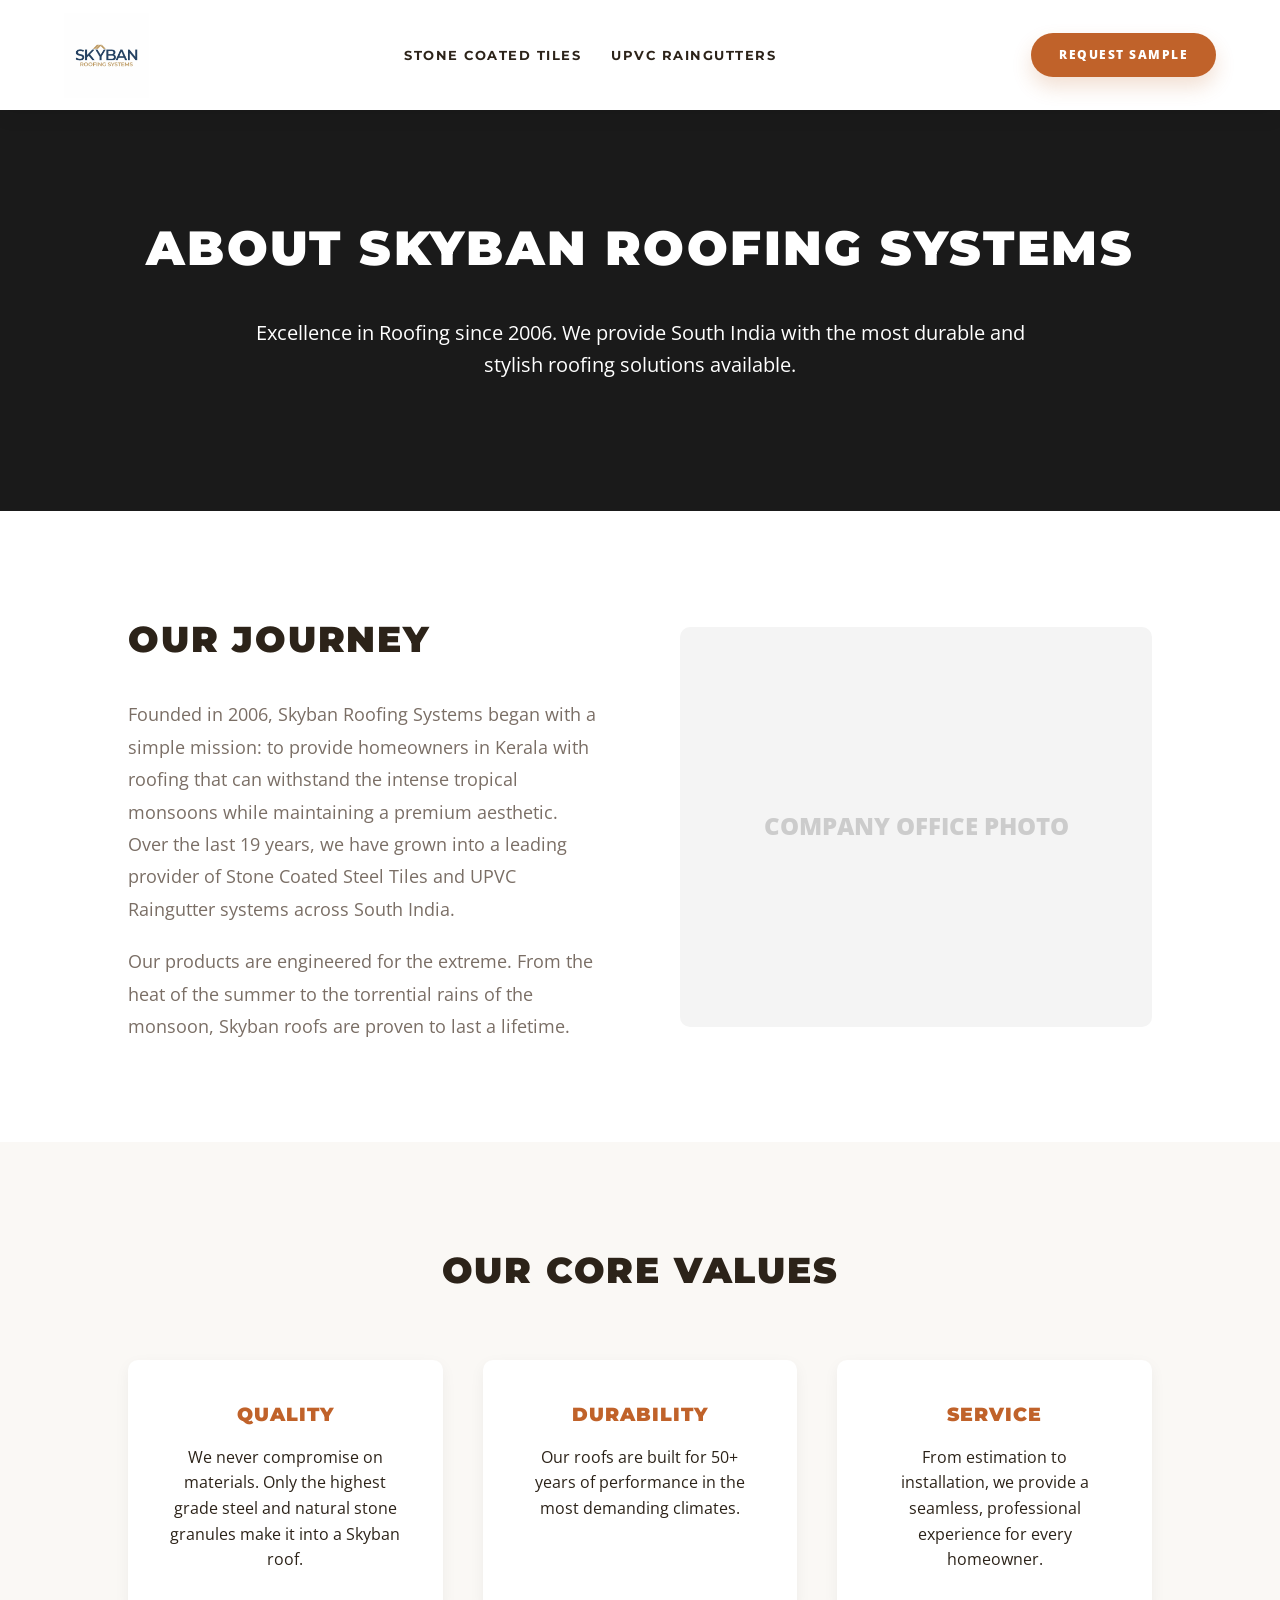
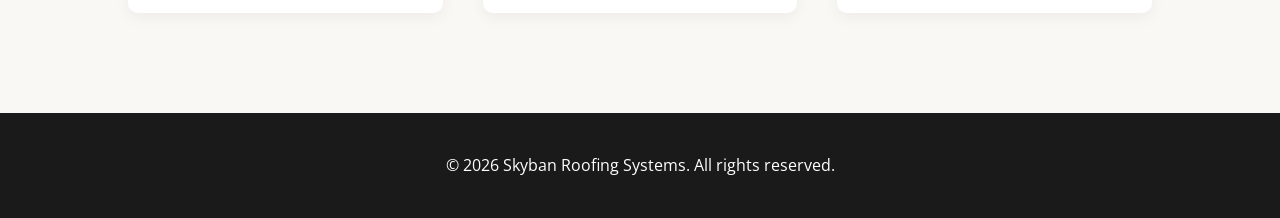
<file: about.html>
<!DOCTYPE html>
<html lang="en">
<head>
    <meta charset="UTF-8">
    <meta name="viewport" content="width=device-width, initial-scale=1.0">
    <title>About Us | Skyban Roofing Systems</title>
    <link rel="stylesheet" href="css/style.css">
</head>
<body>
    <header>
        <nav class="nav-container">
            <a href="index.html" class="logo">
                <img src="assets/logo.jpg" alt="Skyban Roofing Systems" style="height: 85px;">
            </a>
            <div class="main-nav">
                <ul>
                    <li><a href="stone-coated-tiles.html" class="nav-link">STONE COATED TILES</a></li>
                    <li><a href="upvc-raingutters.html" class="nav-link">UPVC RAINGUTTERS</a></li>
                </ul>
            </div>
            <a href="request-sample.html" class="cta-button">REQUEST SAMPLE</a>
        </nav>
    </header>

    <section style="padding: 100px 10%; background: var(--charcoal); color: white; text-align: center;">
        <h1 style="font-size: 48px;">ABOUT SKYBAN ROOFING SYSTEMS</h1>
        <p style="font-size: 20px; max-width: 800px; margin: 30px auto;">Excellence in Roofing since 2006. We provide South India with the most durable and stylish roofing solutions available.</p>
    </section>

    <section style="padding: 100px 10%; display: grid; grid-template-columns: 1fr 1fr; gap: 80px; align-items: center;">
        <div>
            <h2 style="font-size: 36px; margin-bottom: 30px;">OUR JOURNEY</h2>
            <p style="font-size: 18px; line-height: 1.8; color: var(--text-muted);">
                Founded in 2006, Skyban Roofing Systems began with a simple mission: to provide homeowners in Kerala with roofing that can withstand the intense tropical monsoons while maintaining a premium aesthetic.
                Over the last 19 years, we have grown into a leading provider of Stone Coated Steel Tiles and UPVC Raingutter systems across South India.
            </p>
            <p style="font-size: 18px; line-height: 1.8; color: var(--text-muted); margin-top: 20px;">
                Our products are engineered for the extreme. From the heat of the summer to the torrential rains of the monsoon, Skyban roofs are proven to last a lifetime.
            </p>
        </div>
        <div style="background: var(--gray-light); height: 400px; border-radius: 10px; display: flex; align-items: center; justify-content: center;">
            <span style="font-size: 24px; font-weight: 900; color: #ccc;">COMPANY OFFICE PHOTO</span>
        </div>
    </section>

    <section style="padding: 100px 10%; background: var(--warm-white); text-align: center;">
        <h2 style="font-size: 36px; margin-bottom: 60px;">OUR CORE VALUES</h2>
        <div style="display: grid; grid-template-columns: repeat(3, 1fr); gap: 40px;">
            <div style="padding: 40px; background: white; border-radius: 10px; box-shadow: 0 5px 15px rgba(0,0,0,0.05);">
                <h3 style="color: var(--primary);">QUALITY</h3>
                <p style="margin-top: 15px;">We never compromise on materials. Only the highest grade steel and natural stone granules make it into a Skyban roof.</p>
            </div>
            <div style="padding: 40px; background: white; border-radius: 10px; box-shadow: 0 5px 15px rgba(0,0,0,0.05);">
                <h3 style="color: var(--primary);">DURABILITY</h3>
                <p style="margin-top: 15px;">Our roofs are built for 50+ years of performance in the most demanding climates.</p>
            </div>
            <div style="padding: 40px; background: white; border-radius: 10px; box-shadow: 0 5px 15px rgba(0,0,0,0.05);">
                <h3 style="color: var(--primary);">SERVICE</h3>
                <p style="margin-top: 15px;">From estimation to installation, we provide a seamless, professional experience for every homeowner.</p>
            </div>
        </div>
    </section>

    <footer style="background: #1a1a1a; color: white; padding: 40px 5%; text-align: center;">
        <p>© 2026 Skyban Roofing Systems. All rights reserved.</p>
    </footer>
</body>
</html>
</file>
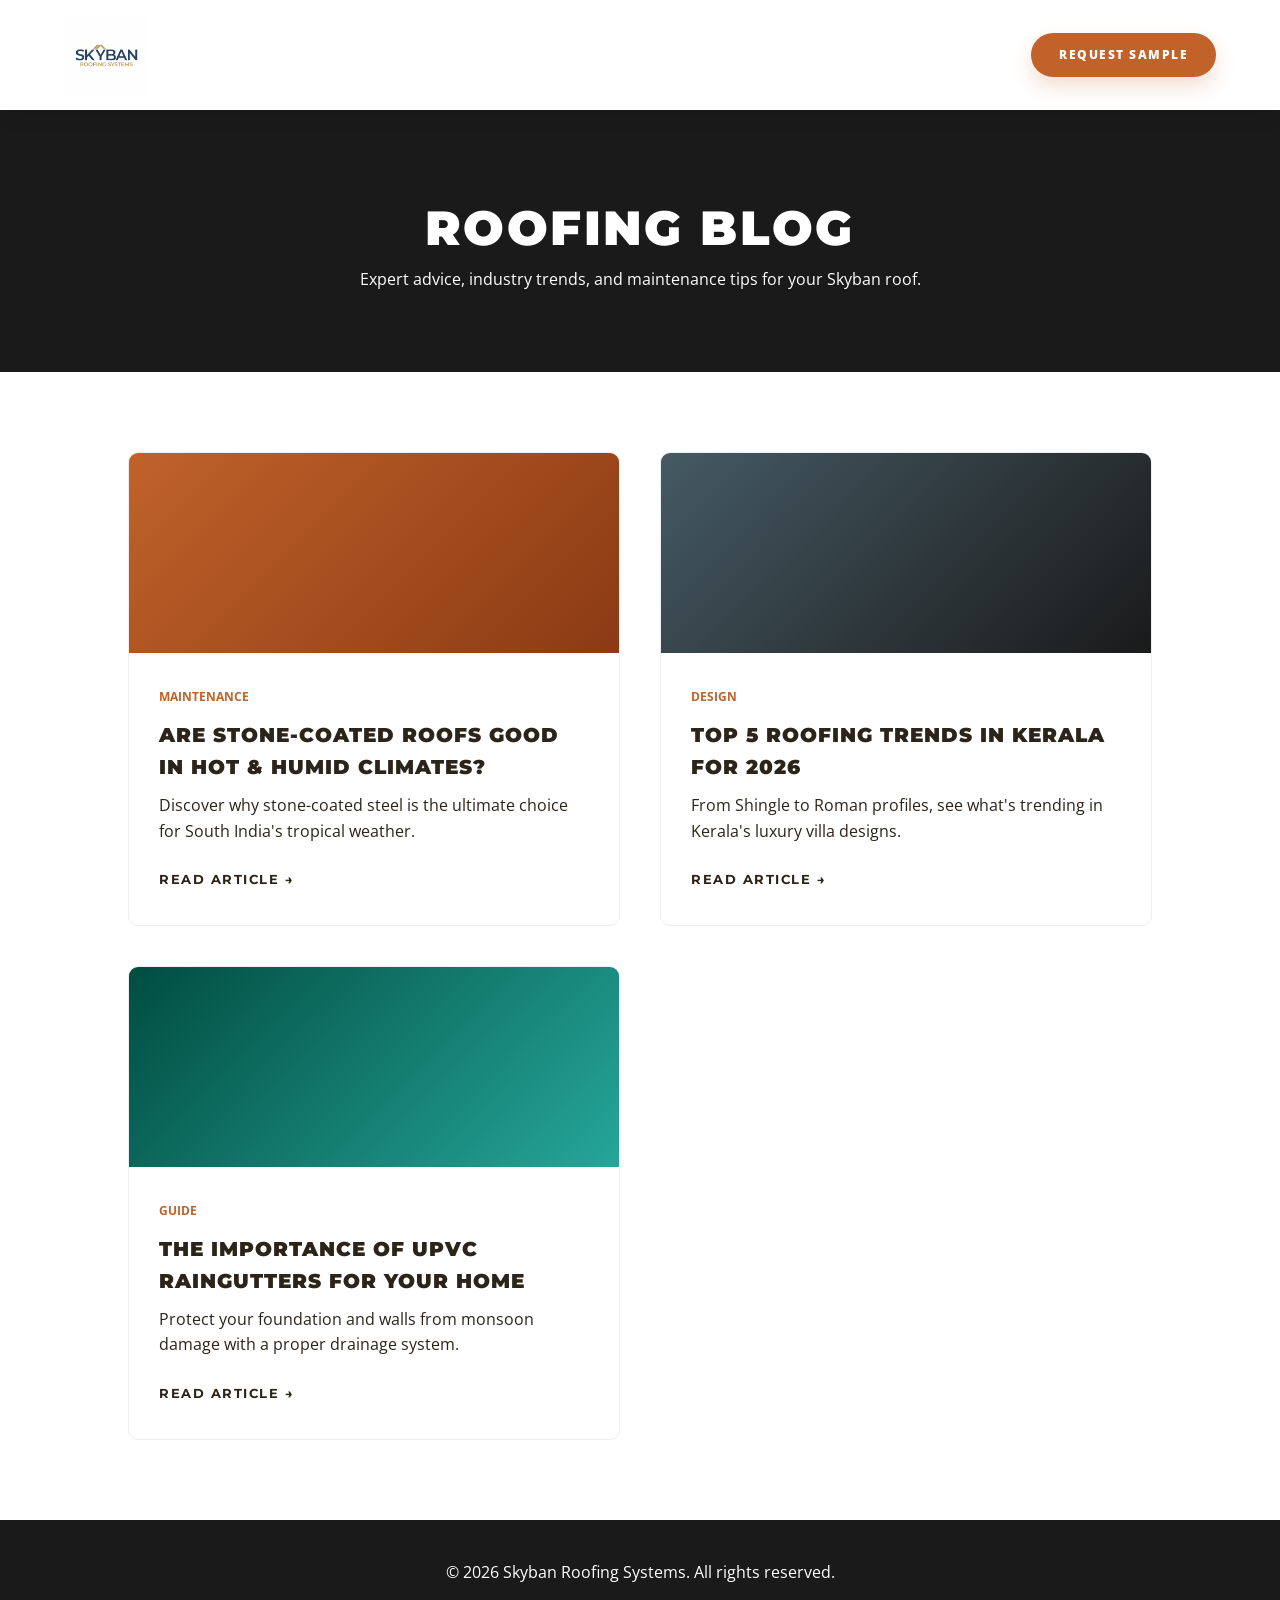
<file: blog.html>
<!DOCTYPE html>
<html lang="en">
<head>
    <meta charset="UTF-8">
    <meta name="viewport" content="width=device-width, initial-scale=1.0">
    <title>Roofing Blog | Skyban Roofing Systems</title>
    <link rel="stylesheet" href="css/style.css">
    <style>
        .blog-grid { display: grid; grid-template-columns: repeat(auto-fit, minmax(350px, 1fr)); gap: 40px; padding: 80px 10%; }
        .blog-card { border: 1px solid #eee; border-radius: 10px; overflow: hidden; transition: var(--transition); }
        .blog-card:hover { transform: translateY(-10px); box-shadow: 0 10px 30px rgba(0,0,0,0.05); }
        .blog-img { height: 200px; background: var(--gray-light); display: flex; align-items: center; justify-content: center; }
        .blog-content { padding: 30px; }
        .blog-content h2 { font-size: 20px; margin: 10px 0; }
        .category { font-size: 12px; font-weight: 700; color: var(--primary); text-transform: uppercase; }
    </style>
</head>
<body>
    <header>
        <nav class="nav-container">
            <a href="index.html" class="logo">
                <img src="assets/logo.jpg" alt="Skyban Roofing Systems" style="height: 85px;">
            </a>
            <a href="request-sample.html" class="cta-button">REQUEST SAMPLE</a>
        </nav>
    </header>

    <section style="padding: 80px 10%; background: var(--charcoal); color: white; text-align: center;">
        <h1 style="font-size: 48px;">ROOFING BLOG</h1>
        <p>Expert advice, industry trends, and maintenance tips for your Skyban roof.</p>
    </section>

    <div class="blog-grid">
        <div class="blog-card">
            <div class="blog-img" style="background: linear-gradient(135deg, #c0622a, #8b3a14);"></div>
            <div class="blog-content">
                <span class="category">MAINTENANCE</span>
                <h2>Are Stone-Coated Roofs Good in Hot & Humid Climates?</h2>
                <p>Discover why stone-coated steel is the ultimate choice for South India's tropical weather.</p>
                <a href="#" class="nav-link" style="margin-top: 20px; display: inline-block;">READ ARTICLE →</a>
            </div>
        </div>
        <div class="blog-card">
            <div class="blog-img" style="background: linear-gradient(135deg, #455a64, #1a1a1a);"></div>
            <div class="blog-content">
                <span class="category">DESIGN</span>
                <h2>Top 5 Roofing Trends in Kerala for 2026</h2>
                <p>From Shingle to Roman profiles, see what's trending in Kerala's luxury villa designs.</p>
                <a href="#" class="nav-link" style="margin-top: 20px; display: inline-block;">READ ARTICLE →</a>
            </div>
        </div>
        <div class="blog-card">
            <div class="blog-img" style="background: linear-gradient(135deg, #004d40, #26a69a);"></div>
            <div class="blog-content">
                <span class="category">GUIDE</span>
                <h2>The Importance of UPVC Raingutters for Your Home</h2>
                <p>Protect your foundation and walls from monsoon damage with a proper drainage system.</p>
                <a href="#" class="nav-link" style="margin-top: 20px; display: inline-block;">READ ARTICLE →</a>
            </div>
        </div>
    </div>

    <footer style="background: #1a1a1a; color: white; padding: 40px 5%; text-align: center;">
        <p>© 2026 Skyban Roofing Systems. All rights reserved.</p>
    </footer>
</body>
</html>
</file>
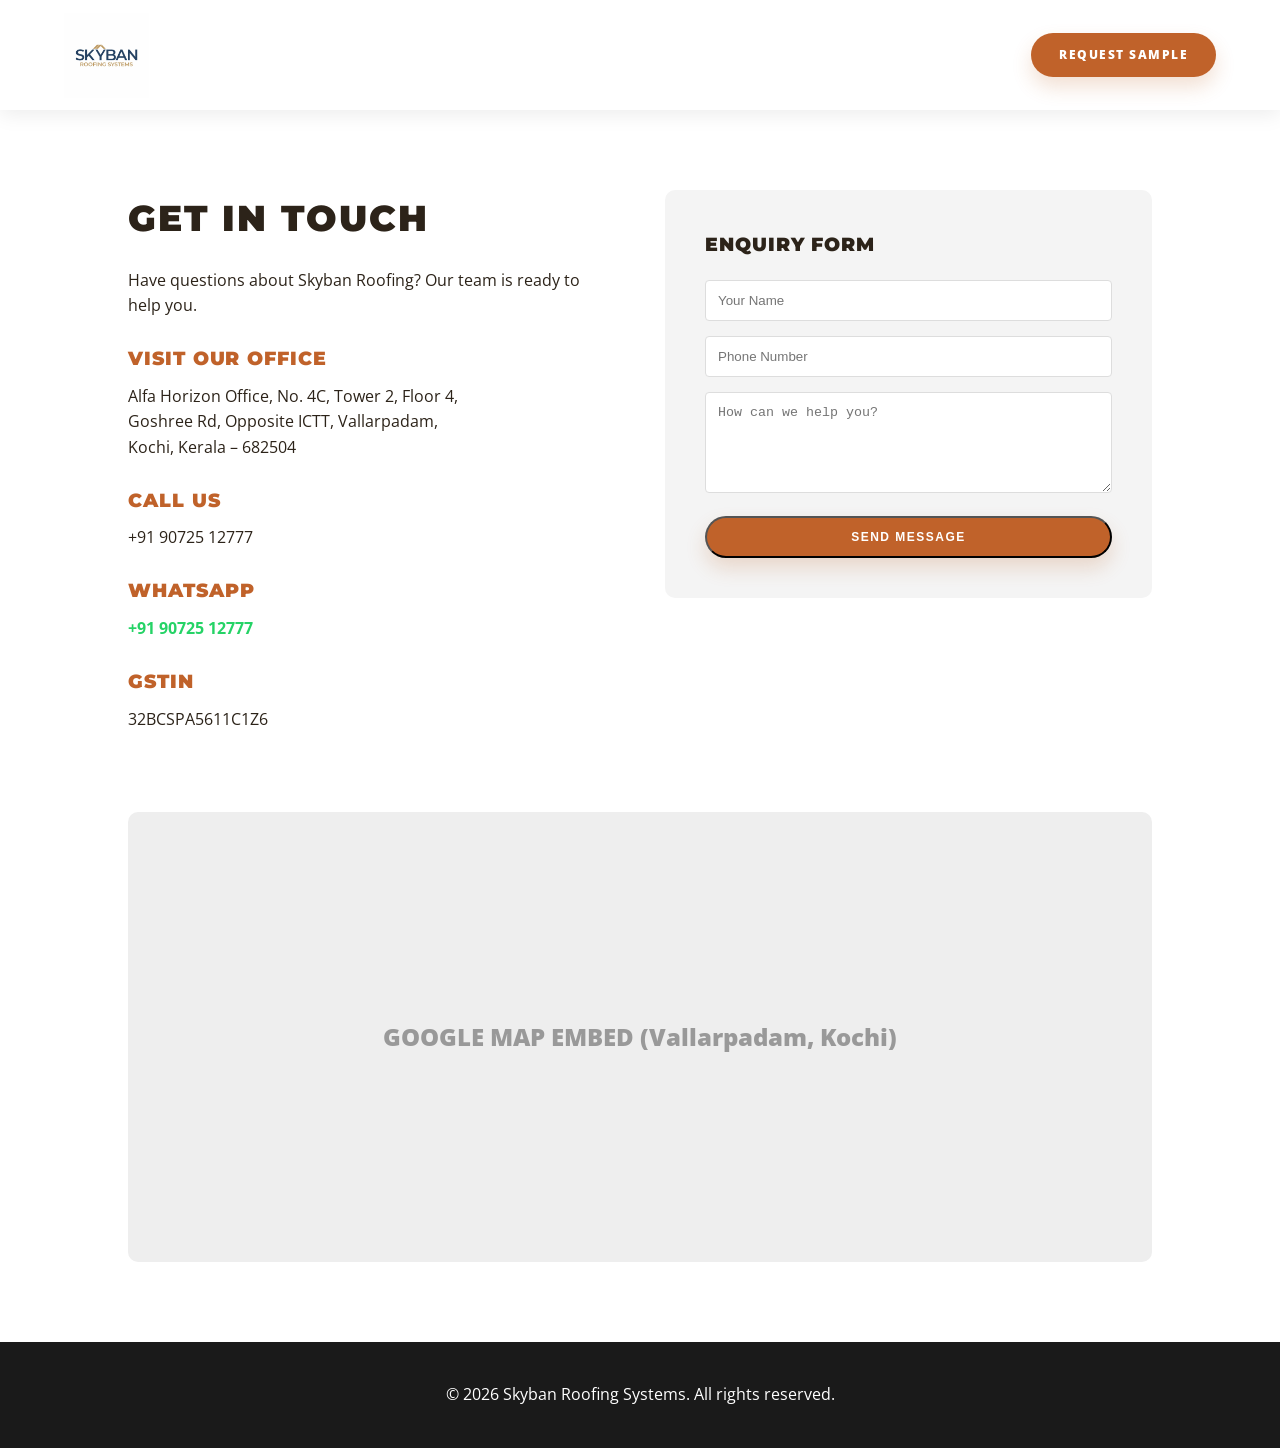
<file: contact.html>
<!DOCTYPE html>
<html lang="en">
<head>
    <meta charset="UTF-8">
    <meta name="viewport" content="width=device-width, initial-scale=1.0">
    <title>Contact Us | Skyban Roofing Systems</title>
    <link rel="stylesheet" href="css/style.css">
    <style>
        .contact-container { display: grid; grid-template-columns: 1fr 1fr; gap: 50px; padding: 80px 10%; }
        .map-container { background: #eee; height: 450px; border-radius: 10px; display: flex; align-items: center; justify-content: center; }
        .contact-info h3 { margin: 25px 0 10px; color: var(--primary); }
    </style>
</head>
<body>
    <header>
        <nav class="nav-container">
            <a href="index.html" class="logo">
                <img src="assets/logo.jpg" alt="Skyban Roofing Systems" style="height: 85px;">
            </a>
            <a href="request-sample.html" class="cta-button">REQUEST SAMPLE</a>
        </nav>
    </header>

    <div class="contact-container">
        <div class="contact-left">
            <h1 style="font-size: 36px; margin-bottom: 20px;">GET IN TOUCH</h1>
            <p>Have questions about Skyban Roofing? Our team is ready to help you.</p>
            
            <div class="contact-info">
                <h3>VISIT OUR OFFICE</h3>
                <p>Alfa Horizon Office, No. 4C, Tower 2, Floor 4,<br>Goshree Rd, Opposite ICTT, Vallarpadam,<br>Kochi, Kerala – 682504</p>
                
                <h3>CALL US</h3>
                <p>+91 90725 12777</p>
                
                <h3>WHATSAPP</h3>
                <p><a href="https://wa.me/919072512777" style="color: #25D366; font-weight: 700;">+91 90725 12777</a></p>
                
                <h3>GSTIN</h3>
                <p>32BCSPA5611C1Z6</p>
            </div>
        </div>
        <div class="contact-right">
            <form action="#" style="background: var(--gray-light); padding: 40px; border-radius: 10px;">
                <h3 style="margin-bottom: 20px;">ENQUIRY FORM</h3>
                <div style="margin-bottom: 15px;">
                    <input type="text" placeholder="Your Name" style="width: 100%; padding: 12px; border-radius: 4px; border: 1px solid #ddd;">
                </div>
                <div style="margin-bottom: 15px;">
                    <input type="tel" placeholder="Phone Number" style="width: 100%; padding: 12px; border-radius: 4px; border: 1px solid #ddd;">
                </div>
                <div style="margin-bottom: 15px;">
                    <textarea placeholder="How can we help you?" rows="5" style="width: 100%; padding: 12px; border-radius: 4px; border: 1px solid #ddd;"></textarea>
                </div>
                <button type="submit" class="cta-button" style="width: 100%;">SEND MESSAGE</button>
            </form>
        </div>
    </div>

    <div style="padding: 0 10% 80px;">
        <div class="map-container">
            <span style="font-size: 24px; color: #999; font-weight: 900;">GOOGLE MAP EMBED (Vallarpadam, Kochi)</span>
        </div>
    </div>

    <footer style="background: #1a1a1a; color: white; padding: 40px 5%; text-align: center;">
        <p>© 2026 Skyban Roofing Systems. All rights reserved.</p>
    </footer>
</body>
</html>
</file>
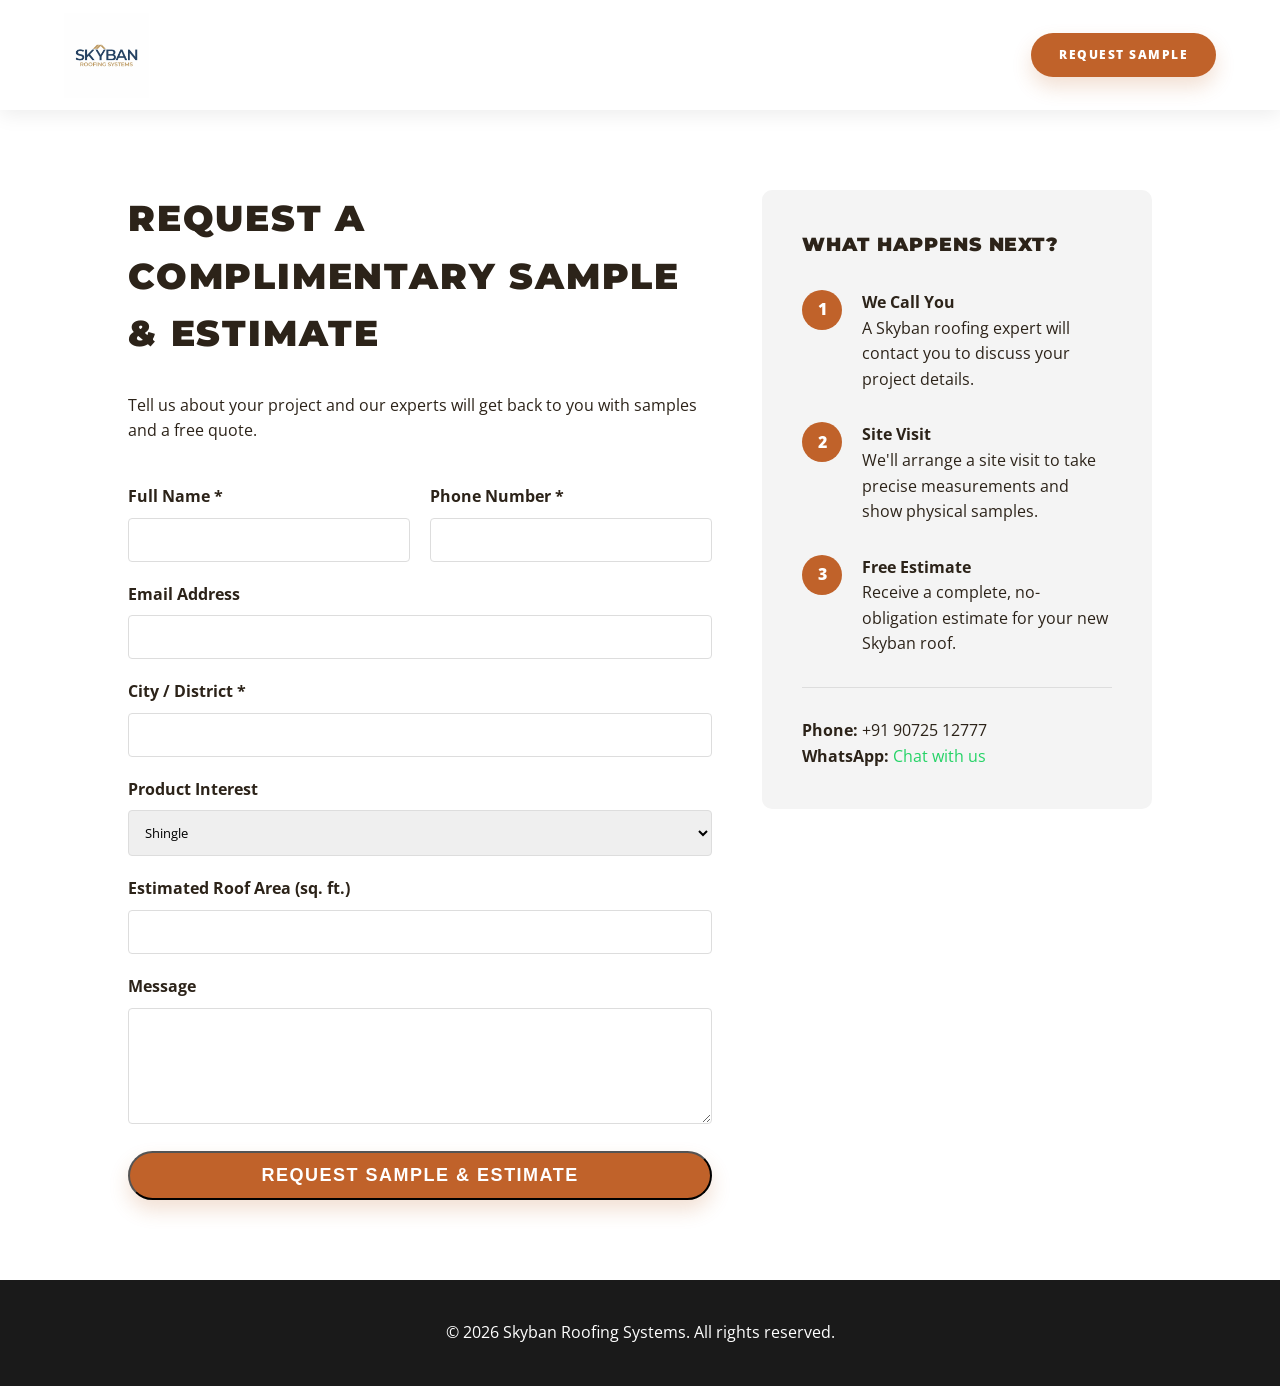
<file: request-sample.html>
<!DOCTYPE html>
<html lang="en">
<head>
    <meta charset="UTF-8">
    <meta name="viewport" content="width=device-width, initial-scale=1.0">
    <title>Request a Sample | Skyban Roofing Systems</title>
    <link rel="stylesheet" href="css/style.css">
    <style>
        .form-container {
            display: grid;
            grid-template-columns: 1.5fr 1fr;
            gap: 50px;
            padding: 80px 10%;
        }
        .form-group { margin-bottom: 20px; }
        label { display: block; margin-bottom: 8px; font-weight: 700; }
        input, select, textarea {
            width: 100%;
            padding: 12px;
            border: 1px solid #ddd;
            border-radius: 4px;
            font-family: inherit;
        }
        .info-panel {
            background: var(--gray-light);
            padding: 40px;
            border-radius: 10px;
        }
        .step {
            display: flex;
            gap: 20px;
            margin-bottom: 30px;
        }
        .step-num {
            width: 40px;
            height: 40px;
            background: var(--primary);
            color: white;
            border-radius: 50%;
            display: flex;
            align-items: center;
            justify-content: center;
            font-weight: 900;
            flex-shrink: 0;
        }
    </style>
</head>
<body>
    <header>
        <nav class="nav-container">
            <a href="index.html" class="logo">
                <img src="assets/logo.jpg" alt="Skyban Roofing Systems" style="height: 85px;">
            </a>
            <div class="nav-utilities">
                <a href="request-sample.html" class="cta-button">REQUEST SAMPLE</a>
            </div>
        </nav>
    </header>

    <div class="form-container">
        <div class="form-left">
            <h1 style="font-size: 36px; margin-bottom: 30px;">REQUEST A COMPLIMENTARY SAMPLE & ESTIMATE</h1>
            <p style="margin-bottom: 40px;">Tell us about your project and our experts will get back to you with samples and a free quote.</p>
            
            <form action="#">
                <div style="display: grid; grid-template-columns: 1fr 1fr; gap: 20px;">
                    <div class="form-group">
                        <label>Full Name *</label>
                        <input type="text" required>
                    </div>
                    <div class="form-group">
                        <label>Phone Number *</label>
                        <input type="tel" required>
                    </div>
                </div>
                <div class="form-group">
                    <label>Email Address</label>
                    <input type="email">
                </div>
                <div class="form-group">
                    <label>City / District *</label>
                    <input type="text" required>
                </div>
                <div class="form-group">
                    <label>Product Interest</label>
                    <select>
                        <option>Shingle</option>
                        <option>Shake</option>
                        <option>Classic</option>
                        <option>Bond</option>
                        <option>Roman</option>
                        <option>UPVC Raingutters</option>
                        <option>Not Sure</option>
                    </select>
                </div>
                <div class="form-group">
                    <label>Estimated Roof Area (sq. ft.)</label>
                    <input type="number">
                </div>
                <div class="form-group">
                    <label>Message</label>
                    <textarea rows="5"></textarea>
                </div>
                <button type="submit" class="cta-button" style="width: 100%; font-size: 18px;">REQUEST SAMPLE & ESTIMATE</button>
            </form>
        </div>
        <div class="form-right">
            <div class="info-panel">
                <h3>What Happens Next?</h3>
                <div class="step" style="margin-top: 30px;">
                    <div class="step-num">1</div>
                    <div>
                        <strong>We Call You</strong>
                        <p>A Skyban roofing expert will contact you to discuss your project details.</p>
                    </div>
                </div>
                <div class="step">
                    <div class="step-num">2</div>
                    <div>
                        <strong>Site Visit</strong>
                        <p>We'll arrange a site visit to take precise measurements and show physical samples.</p>
                    </div>
                </div>
                <div class="step">
                    <div class="step-num">3</div>
                    <div>
                        <strong>Free Estimate</strong>
                        <p>Receive a complete, no-obligation estimate for your new Skyban roof.</p>
                    </div>
                </div>
                <hr style="border: 0; border-top: 1px solid #ddd; margin: 30px 0;">
                <p><strong>Phone:</strong> +91 90725 12777</p>
                <p><strong>WhatsApp:</strong> <a href="https://wa.me/919072512777" style="color: #25D366;">Chat with us</a></p>
            </div>
        </div>
    </div>

    <footer style="background: #1a1a1a; color: white; padding: 40px 5%; text-align: center;">
        <p>© 2026 Skyban Roofing Systems. All rights reserved.</p>
    </footer>
</body>
</html>
</file>
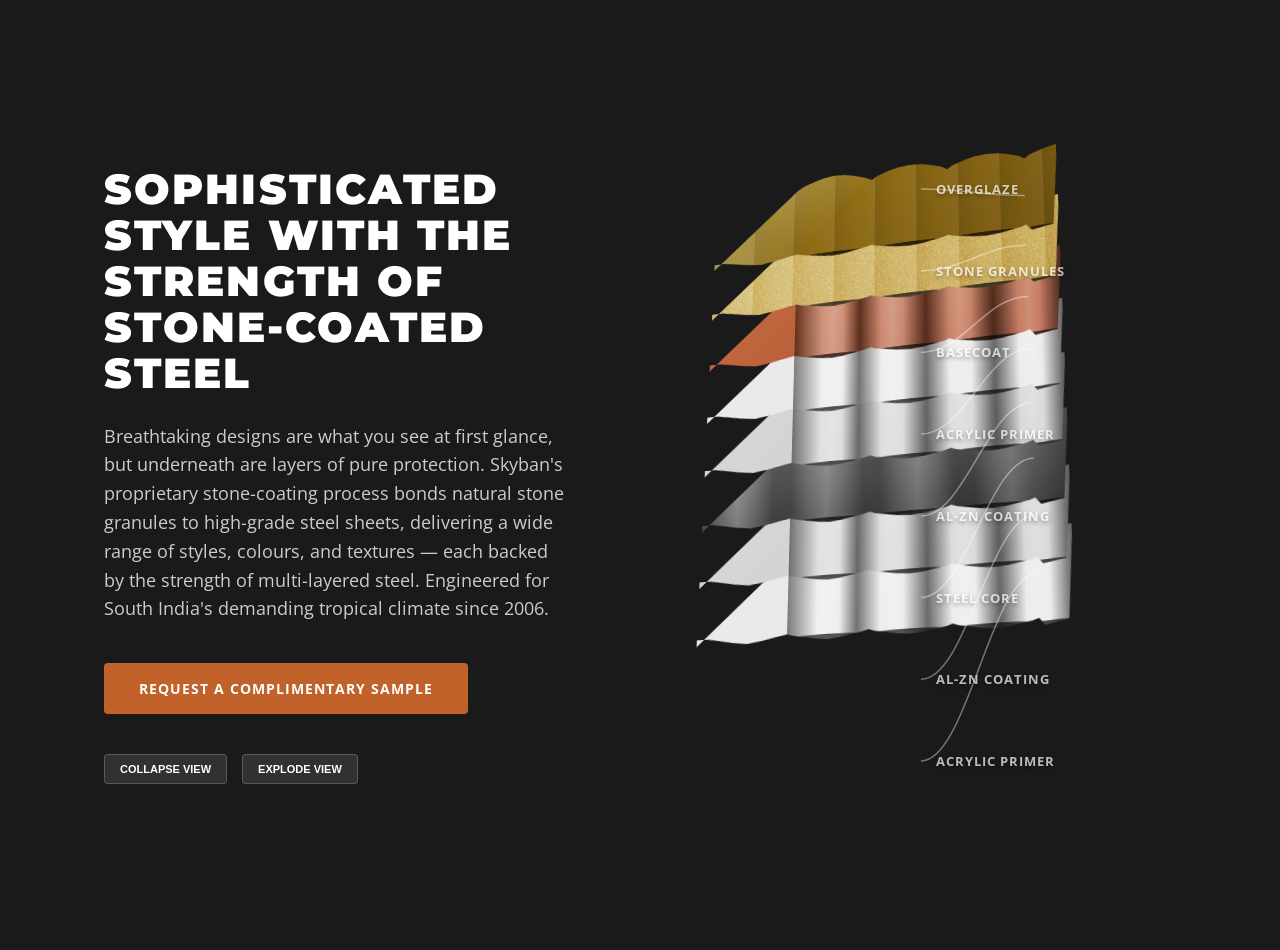
<file: roofing-panel-layers.html>
<!DOCTYPE html>
<html lang="en">
<head>
    <meta charset="UTF-8">
    <meta name="viewport" content="width=device-width, initial-scale=1.0">
    <title>Roofing Panel Layers | Skyban Roofing Systems</title>
    <link href="https://fonts.googleapis.com/css2?family=Montserrat:wght@700;900&family=Open+Sans:wght@400;600&display=swap" rel="stylesheet">
    <style>
        :root {
            --primary: #C0622A;
            --primary-dark: #8B3A14;
            --charcoal: #1A1A1A;
            --white: #FFFFFF;
            --text-muted: #CCCCCC;
            
            /* Layer Colors */
            --color-overglaze: #8B6914;
            --color-stone: #C4A35A;
            --color-basecoat: #B85C38;
            --color-primer: #E8E8E8;
            --color-alloy: #D1D1D1;
            --color-steel: #4A4A4A;
            
            --transition-speed: 0.8s;
            --easing: cubic-bezier(0.4, 0, 0.2, 1);
            --stagger: 80ms;
        }

        * {
            margin: 0;
            padding: 0;
            box-sizing: border-box;
        }

        body {
            font-family: 'Open Sans', sans-serif;
            background-color: var(--charcoal);
            color: var(--white);
            overflow-x: hidden;
        }

        .section-container {
            max-width: 1200px;
            margin: 0 auto;
            padding: 100px 5%;
            display: flex;
            align-items: center;
            min-height: 100vh;
            gap: 60px;
        }

        /* Left Side Content */
        .content-side {
            flex: 1;
            z-index: 10;
        }

        .content-side h2 {
            font-family: 'Montserrat', sans-serif;
            font-size: clamp(32px, 4vw, 42px);
            font-weight: 900;
            line-height: 1.1;
            margin-bottom: 25px;
            text-transform: uppercase;
            color: var(--white);
            letter-spacing: 0.05em;
        }

        .content-side p {
            font-size: 18px;
            line-height: 1.6;
            margin-bottom: 40px;
            color: var(--text-muted);
            max-width: 600px;
        }

        .cta-btn {
            display: inline-block;
            background: var(--primary);
            color: var(--white);
            padding: 16px 35px;
            border-radius: 4px;
            font-weight: 700;
            text-decoration: none;
            text-transform: uppercase;
            letter-spacing: 1px;
            transition: all 0.3s ease;
            border: none;
            cursor: pointer;
            font-size: 14px;
        }

        .cta-btn:hover {
            background: var(--primary-dark);
            transform: translateY(-2px);
            box-shadow: 0 10px 20px rgba(0,0,0,0.3);
        }

        .controls {
            margin-top: 40px;
            display: flex;
            gap: 15px;
        }

        .control-btn {
            background: rgba(255,255,255,0.1);
            border: 1px solid rgba(255,255,255,0.2);
            color: var(--white);
            padding: 8px 15px;
            font-size: 11px;
            font-weight: 700;
            text-transform: uppercase;
            cursor: pointer;
            transition: all 0.2s ease;
            border-radius: 4px;
        }

        .control-btn:hover {
            background: rgba(255,255,255,0.2);
        }

        /* Right Side Diagram */
        .diagram-side {
            flex: 1.2;
            position: relative;
            height: 750px;
            display: flex;
            align-items: center;
            justify-content: center;
        }

        .explosion-wrapper {
            position: relative;
            width: 100%;
            height: 100%;
            display: flex;
            align-items: center;
            justify-content: center;
        }

        .layers-stack {
            position: relative;
            width: 380px;
            height: 250px;
            transform: perspective(1500px) rotateX(20deg) rotateY(-15deg) translateY(40px) translateX(-20px);
            transform-style: preserve-3d;
        }

        .layer {
            position: absolute;
            width: 100%;
            height: 100px;
            left: 0;
            bottom: 0;
            /* Rounded Deep S-Curve (Tile Profile) */
            clip-path: polygon(
                25% 12%, 27% 8%, 30% 4%, 33% 1%, 36% 0%, 39% 1%, 42% 4%, 45% 8%, 47% 12%,
                48.5% 8%, 51.5% 4%, 54.5% 1%, 58% 0%, 61.5% 1%, 64.5% 4%, 67.5% 8%, 69% 12%,
                70.5% 8%, 73.5% 4%, 76.5% 1%, 80% 0%, 83.5% 1%, 86.5% 4%, 89.5% 8%, 91% 12%,
                92.5% 8%, 95.5% 4%, 98.5% 1%, 100% 0%, 100% 12%,
                98.5% 94%, 95.5% 96%, 92.5% 98%, 91% 91%, 89.5% 93%, 86.5% 95%, 83.5% 97%, 80% 98%,
                76.5% 97%, 73.5% 95%, 70.5% 93%, 69% 91%, 67.5% 93%, 64.5% 95%, 61.5% 97%, 58% 98%,
                54.5% 97%, 51.5% 95%, 48.5% 93%, 47% 91%, 45% 93%, 42% 95%, 39% 97%, 36% 98%,
                33% 97%, 30% 95%, 27% 93%, 25% 91%, 22% 93%, 18% 96%, 14% 98%,
                10% 96%, 6% 93%, 3% 91%, 0% 91%, 0% 98%
            );
            transition: transform var(--transition-speed) var(--easing), 
                        filter 0.3s ease, 
                        box-shadow 0.3s ease;
            cursor: pointer;
            display: flex;
            align-items: center;
            justify-content: center;
            box-shadow: 0 15px 35px rgba(0,0,0,0.4);
            /* Precisely Aligned Cylindrical Lighting */
            background-image: linear-gradient(90deg, 
                transparent 25%, 
                rgba(0,0,0,0.5) 25%, rgba(255,255,255,0.3) 33%, rgba(255,255,255,0.4) 36%, rgba(255,255,255,0.3) 39%, rgba(0,0,0,0.5) 43.75%,
                rgba(0,0,0,0.5) 43.75%, rgba(255,255,255,0.3) 50%, rgba(255,255,255,0.4) 53%, rgba(255,255,255,0.3) 56%, rgba(0,0,0,0.5) 62.5%,
                rgba(0,0,0,0.5) 62.5%, rgba(255,255,255,0.3) 69%, rgba(255,255,255,0.4) 72%, rgba(255,255,255,0.3) 75%, rgba(0,0,0,0.5) 81.25%,
                rgba(0,0,0,0.5) 81.25%, rgba(255,255,255,0.3) 88%, rgba(255,255,255,0.4) 91%, rgba(255,255,255,0.3) 94%, rgba(0,0,0,0.5) 100%
            );
        }

        .layer:hover {
            filter: brightness(1.2);
            transform: scale(1.05) !important;
            z-index: 100 !important;
        }

        /* Thick Panel Edge */
        .layer::before {
            content: '';
            position: absolute;
            bottom: -8px;
            left: 0;
            width: 100%;
            height: 15px;
            background: linear-gradient(to bottom, rgba(0,0,0,0.7), rgba(0,0,0,0.4));
            clip-path: inherit;
            z-index: -1;
        }
        
        /* Highlight on the edge */
        .layer::after {
            content: '';
            position: absolute;
            top: 0;
            left: 0;
            right: 0;
            bottom: 0;
            background: linear-gradient(135deg, rgba(255,255,255,0.2) 0%, transparent 50%, rgba(0,0,0,0.2) 100%);
            pointer-events: none;
            mix-blend-mode: overlay;
        }

        /* Material Specific Textures */
        .layer-1 { /* Overglaze */
            background-color: var(--color-overglaze);
            background-image: 
                linear-gradient(135deg, rgba(255,255,255,0.3) 0%, transparent 40%),
                linear-gradient(45deg, rgba(255,255,255,0.1) 0%, transparent 20%),
                repeating-linear-gradient(90deg, rgba(0,0,0,0.1) 0%, rgba(0,0,0,0) 6%, rgba(255,255,255,0.05) 12%);
            z-index: 8;
        }

        .layer-2 { /* Stone Granules */
            background-color: var(--color-stone);
            background-image: 
                url("data:image/svg+xml,%3Csvg viewBox='0 0 512 512' xmlns='http://www.w3.org/2000/svg'%3E%3Cfilter id='noiseFilter'%3E%3CfeTurbulence type='fractalNoise' baseFrequency='0.8' numOctaves='4' stitchTiles='stitch'/%3E%3CfeColorMatrix type='saturate' values='0'/%3E%3C/filter%3E%3Crect width='100%25' height='100%25' filter='url(%23noiseFilter)'/%3E%3C/svg%3E"),
                repeating-linear-gradient(90deg, rgba(0,0,0,0.2) 0%, rgba(0,0,0,0) 6%, rgba(255,255,255,0.1) 12%);
            background-blend-mode: overlay;
            background-size: 256px 256px, 100% 100%;
            z-index: 7;
        }

        .layer-6 { /* Steel Core */
            background: #666;
            background-image: 
                linear-gradient(90deg, 
                    #444 0%, #888 5%, #bbb 10%, #888 15%, #444 20%,
                    #444 25%, #888 30%, #bbb 35%, #888 40%, #444 45%,
                    #444 50%, #888 55%, #bbb 60%, #888 65%, #444 70%,
                    #444 75%, #888 80%, #bbb 85%, #888 90%, #444 100%
                ),
                linear-gradient(to bottom, rgba(255,255,255,0.2) 0%, transparent 50%, rgba(0,0,0,0.3) 100%);
            background-blend-mode: soft-light;
            z-index: 3;
        }
        .layer-3 { background-color: var(--color-basecoat); z-index: 6; }
        .layer-4 { background-color: var(--color-primer); z-index: 5; }
        .layer-5 { background-color: var(--color-alloy); z-index: 4; }
        .layer-7 { background-color: var(--color-alloy); z-index: 2; }
        .layer-8 { background-color: var(--color-primer); z-index: 1; }

        /* Exploded State */
        .exploded .layer-1 { transform: translateY(-420px); }
        .exploded .layer-2 { transform: translateY(-360px); }
        .exploded .layer-3 { transform: translateY(-300px); }
        .exploded .layer-4 { transform: translateY(-240px); }
        .exploded .layer-5 { transform: translateY(-180px); }
        .exploded .layer-6 { transform: translateY(-120px); }
        .exploded .layer-7 { transform: translateY(-60px); }
        .exploded .layer-8 { transform: translateY(0); }

        /* Staggered transition delays */
        .layer-1 { transition-delay: calc(var(--stagger) * 0); }
        .layer-2 { transition-delay: calc(var(--stagger) * 1); }
        .layer-3 { transition-delay: calc(var(--stagger) * 2); }
        .layer-4 { transition-delay: calc(var(--stagger) * 3); }
        .layer-5 { transition-delay: calc(var(--stagger) * 4); }
        .layer-6 { transition-delay: calc(var(--stagger) * 5); }
        .layer-7 { transition-delay: calc(var(--stagger) * 6); }
        .layer-8 { transition-delay: calc(var(--stagger) * 7); }

        /* SVG Connector Lines */
        .connector-svg {
            position: absolute;
            top: 0;
            left: 0;
            width: 100%;
            height: 100%;
            pointer-events: none;
            z-index: 5;
        }

        .connector-line {
            fill: none;
            stroke: var(--white);
            stroke-width: 1.5;
            stroke-dasharray: 1000;
            stroke-dashoffset: 1000;
            opacity: 0;
            transition: stroke-dashoffset 1s ease-out, opacity 0.5s ease;
        }

        .exploded .connector-line {
            stroke-dashoffset: 0;
            opacity: 0.4;
        }

        /* Labels */
        .labels-container {
            position: absolute;
            right: 20px;
            top: 0;
            bottom: 0;
            width: 220px;
            display: flex;
            flex-direction: column;
            justify-content: space-between;
            padding: 80px 0;
            pointer-events: none;
        }

        .label {
            font-size: 13px;
            font-weight: 700;
            color: var(--white);
            opacity: 0;
            transform: translateX(30px);
            transition: all 0.5s ease;
            text-transform: uppercase;
            letter-spacing: 1px;
            text-shadow: 0 2px 4px rgba(0,0,0,0.5);
        }

        .exploded .label {
            opacity: 0.7;
            transform: translateX(0);
        }

        .exploded .label-1 { transition-delay: 0.5s; }
        .exploded .label-2 { transition-delay: 0.6s; }
        .exploded .label-3 { transition-delay: 0.7s; }
        .exploded .label-4 { transition-delay: 0.8s; }
        .exploded .label-5 { transition-delay: 0.9s; }
        .exploded .label-6 { transition-delay: 1.0s; }
        .exploded .label-7 { transition-delay: 1.1s; }
        .exploded .label-8 { transition-delay: 1.2s; }

        .label.highlight {
            opacity: 1 !important;
            color: var(--primary);
            transform: scale(1.1) translateX(10px);
        }

        /* Responsive */
        @media (max-width: 1100px) {
            .section-container {
                flex-direction: column;
                text-align: center;
                padding-top: 80px;
            }
            .content-side p {
                margin: 0 auto 40px;
            }
            .diagram-side {
                width: 100%;
                height: 550px;
            }
            .layers-stack {
                width: 320px;
                transform: translateX(-60px) translateY(40px);
            }
            .labels-container {
                right: 20px;
                width: 160px;
            }
            .label {
                font-size: 11px;
            }
        }

        @media (max-width: 480px) {
            .layers-stack {
                width: 240px;
                transform: translateX(-70px) translateY(60px);
            }
            .labels-container {
                width: 120px;
                padding: 40px 0;
            }
            .content-side h2 {
                font-size: 28px;
            }
        }
    </style>
</head>
<body>

    <section class="section-container" id="roofing-layers-section">
        <div class="content-side">
            <h2>SOPHISTICATED STYLE WITH THE STRENGTH OF STONE-COATED STEEL</h2>
            <p>Breathtaking designs are what you see at first glance, but underneath are layers of pure protection. Skyban's proprietary stone-coating process bonds natural stone granules to high-grade steel sheets, delivering a wide range of styles, colours, and textures — each backed by the strength of multi-layered steel. Engineered for South India's demanding tropical climate since 2006.</p>
            
            <a href="request-sample.html" class="cta-btn">REQUEST A COMPLIMENTARY SAMPLE</a>
            
            <div class="controls">
                <button class="control-btn" id="btn-collapse">Collapse View</button>
                <button class="control-btn" id="btn-explode">Explode View</button>
            </div>
        </div>

        <div class="diagram-side" id="diagram-container">
            <div class="explosion-wrapper" id="explosion-wrapper">
                <div class="layers-stack">
                    <div class="layer layer-1" data-index="1"></div>
                    <div class="layer layer-2" data-index="2"></div>
                    <div class="layer layer-3" data-index="3"></div>
                    <div class="layer layer-4" data-index="4"></div>
                    <div class="layer layer-5" data-index="5"></div>
                    <div class="layer layer-6" data-index="6"></div>
                    <div class="layer layer-7" data-index="7"></div>
                    <div class="layer layer-8" data-index="8"></div>
                </div>

                <svg class="connector-svg" id="connector-svg">
                    <path class="connector-line line-1"></path>
                    <path class="connector-line line-2"></path>
                    <path class="connector-line line-3"></path>
                    <path class="connector-line line-4"></path>
                    <path class="connector-line line-5"></path>
                    <path class="connector-line line-6"></path>
                    <path class="connector-line line-7"></path>
                    <path class="connector-line line-8"></path>
                </svg>

                <div class="labels-container">
                    <div class="label label-1" data-index="1">Overglaze</div>
                    <div class="label label-2" data-index="2">Stone Granules</div>
                    <div class="label label-3" data-index="3">Basecoat</div>
                    <div class="label label-4" data-index="4">Acrylic Primer</div>
                    <div class="label label-5" data-index="5">Al-Zn Coating</div>
                    <div class="label label-6" data-index="6">Steel Core</div>
                    <div class="label label-7" data-index="7">Al-Zn Coating</div>
                    <div class="label label-8" data-index="8">Acrylic Primer</div>
                </div>
            </div>
        </div>
    </section>

    <script>
        document.addEventListener('DOMContentLoaded', () => {
            const wrapper = document.getElementById('explosion-wrapper');
            const section = document.getElementById('roofing-layers-section');
            const layers = document.querySelectorAll('.layer');
            const labels = document.querySelectorAll('.label');
            
            // Intersection Observer to trigger explosion
            const observer = new IntersectionObserver((entries) => {
                entries.forEach(entry => {
                    if (entry.isIntersecting) {
                        wrapper.classList.add('exploded');
                        setTimeout(updateLines, 600);
                    }
                });
            }, { threshold: 0.4 });

            observer.observe(section);

            // Manual Controls
            document.getElementById('btn-explode').addEventListener('click', () => {
                wrapper.classList.add('exploded');
                setTimeout(updateLines, 600);
            });

            document.getElementById('btn-collapse').addEventListener('click', () => {
                wrapper.classList.remove('exploded');
            });

            // Hover effects
            layers.forEach(layer => {
                layer.addEventListener('mouseenter', () => {
                    const idx = layer.getAttribute('data-index');
                    const label = document.querySelector(`.label-${idx}`);
                    if (label) label.classList.add('highlight');
                    layer.style.zIndex = "100";
                });
                layer.addEventListener('mouseleave', () => {
                    const idx = layer.getAttribute('data-index');
                    labels.forEach(l => l.classList.remove('highlight'));
                    layer.style.zIndex = "";
                });
            });

            // Update SVG lines based on current element positions
            function updateLines() {
                const wrapperRect = wrapper.getBoundingClientRect();
                
                layers.forEach((layer, i) => {
                    const idx = i + 1;
                    const layerRect = layer.getBoundingClientRect();
                    const label = document.querySelector(`.label-${idx}`);
                    const labelRect = label.getBoundingClientRect();
                    const path = document.querySelector(`.line-${idx}`);

                    if (!path || !labelRect) return;

                    // Start point: Right side of the layer wavy edge
                    const startX = (layerRect.left + layerRect.width * 0.9) - wrapperRect.left;
                    const startY = (layerRect.top + layerRect.height * 0.4) - wrapperRect.top;
                    
                    // End point: Left of the label
                    const endX = labelRect.left - wrapperRect.left - 15;
                    const endY = (labelRect.top + labelRect.height / 2) - wrapperRect.top;

                    // Create a smooth cubic curve
                    const cp1x = startX + (endX - startX) * 0.4;
                    const cp2x = startX + (endX - startX) * 0.6;
                    const d = `M ${startX} ${startY} C ${cp1x} ${startY}, ${cp2x} ${endY}, ${endX} ${endY}`;
                    
                    path.setAttribute('d', d);
                    
                    const length = path.getTotalLength();
                    path.style.strokeDasharray = length;
                    path.style.strokeDashoffset = wrapper.classList.contains('exploded') ? '0' : length;
                });
            }

            // Sync lines on window resize
            let resizeTimer;
            window.addEventListener('resize', () => {
                clearTimeout(resizeTimer);
                resizeTimer = setTimeout(() => {
                    if (wrapper.classList.contains('exploded')) {
                        updateLines();
                    }
                }, 100);
            });
        });
    </script>
</body>
</html>
</file>
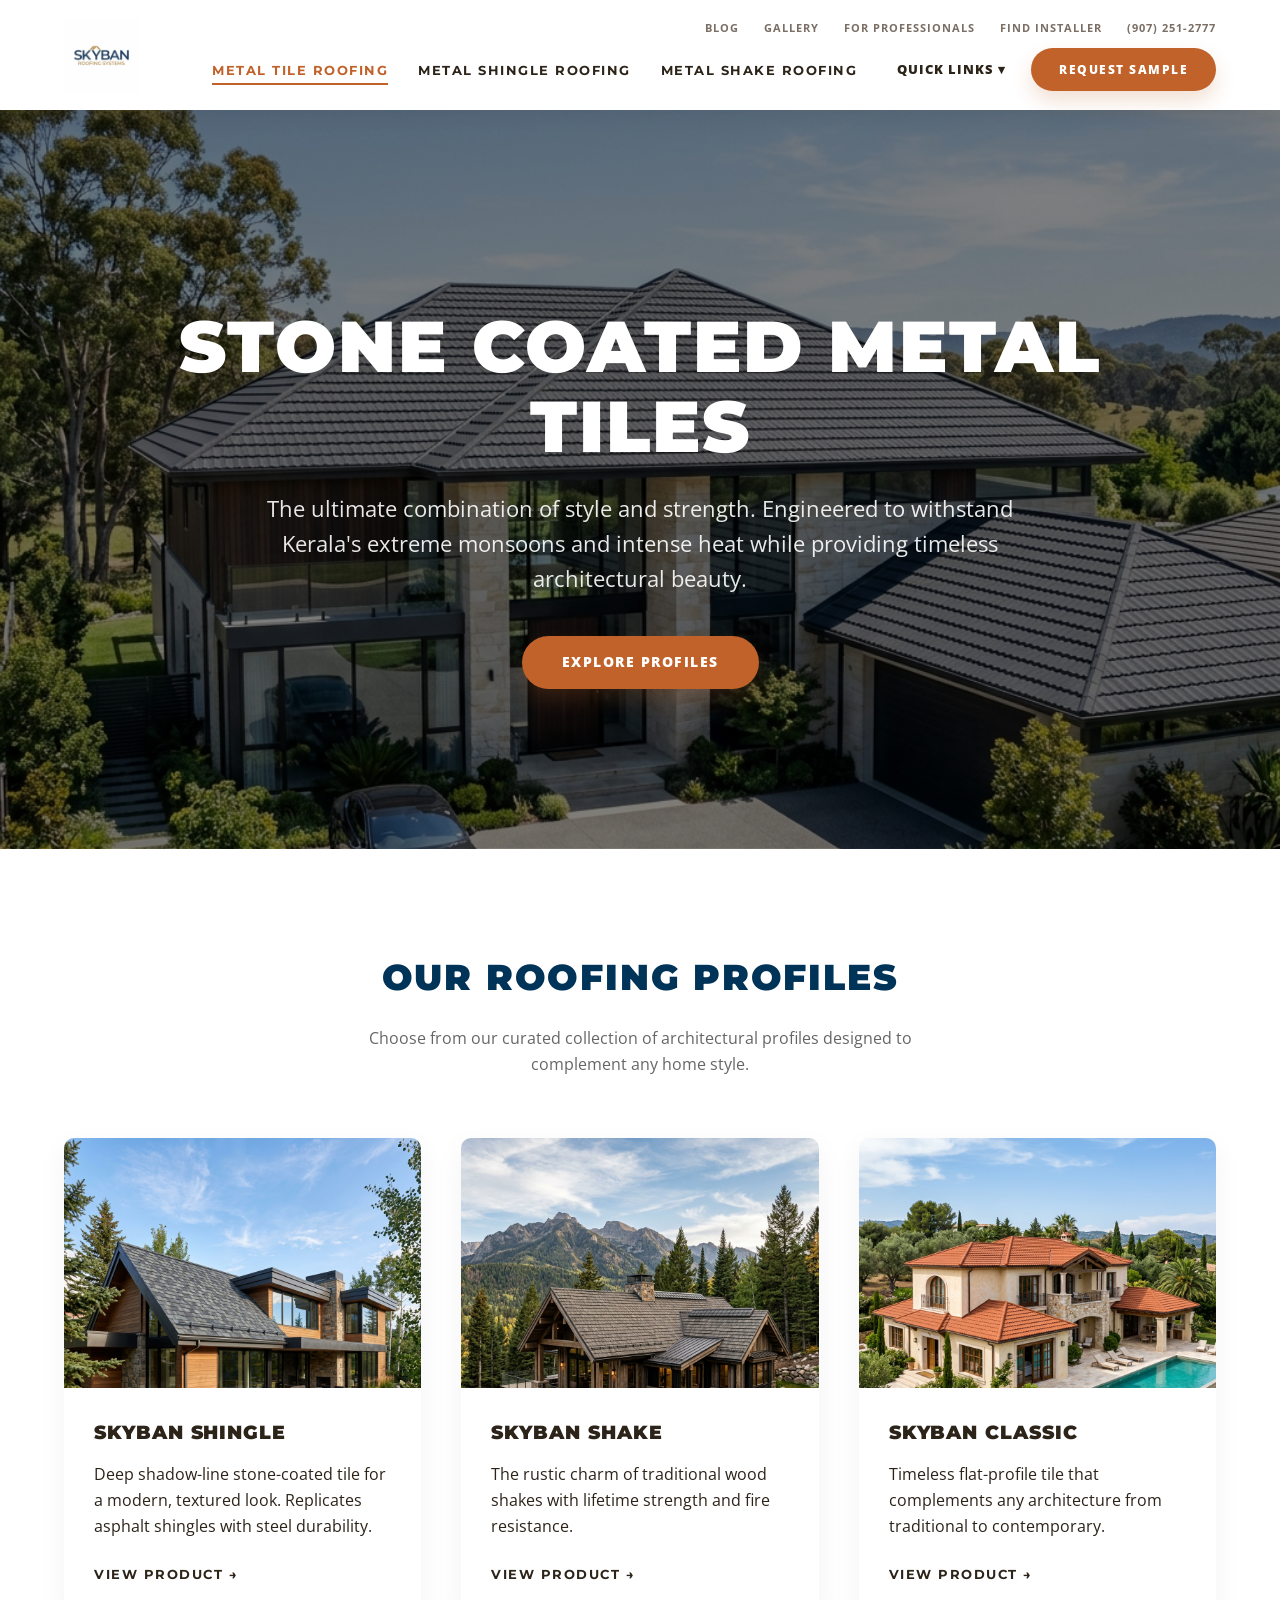
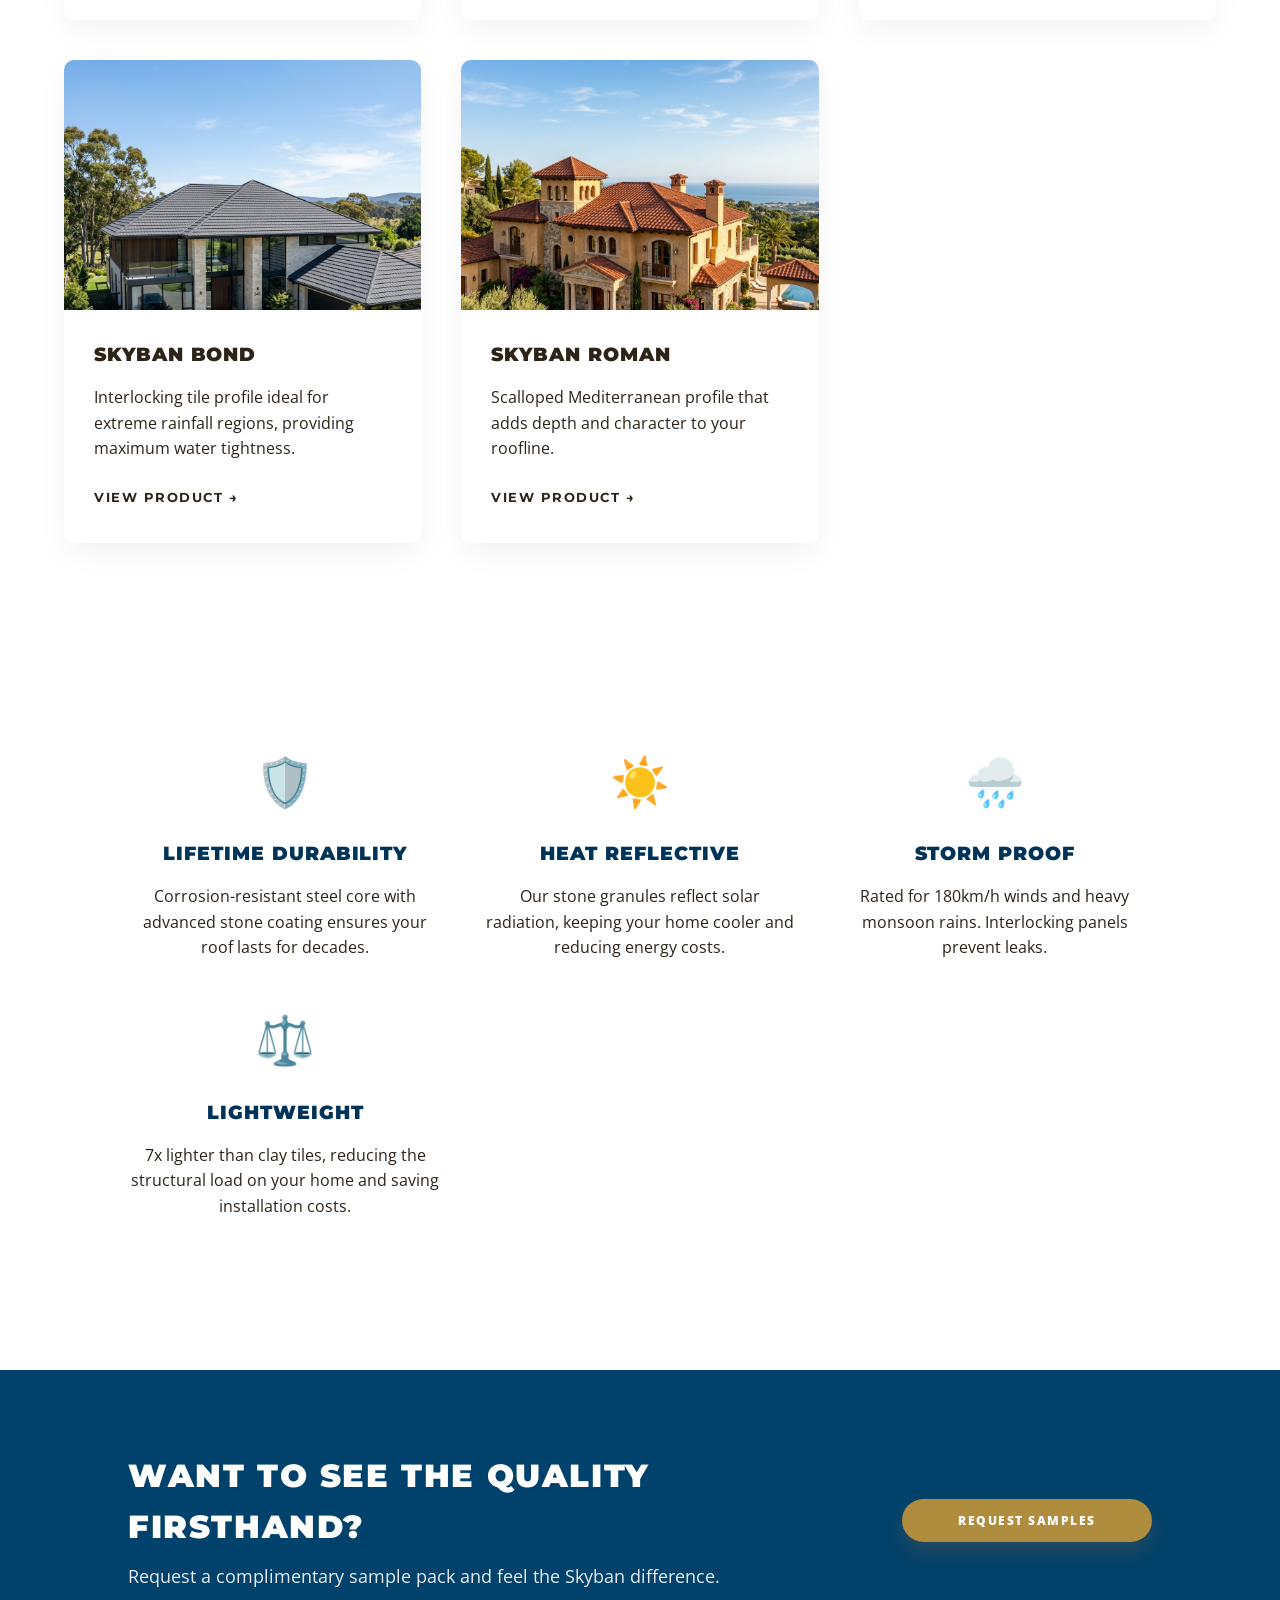
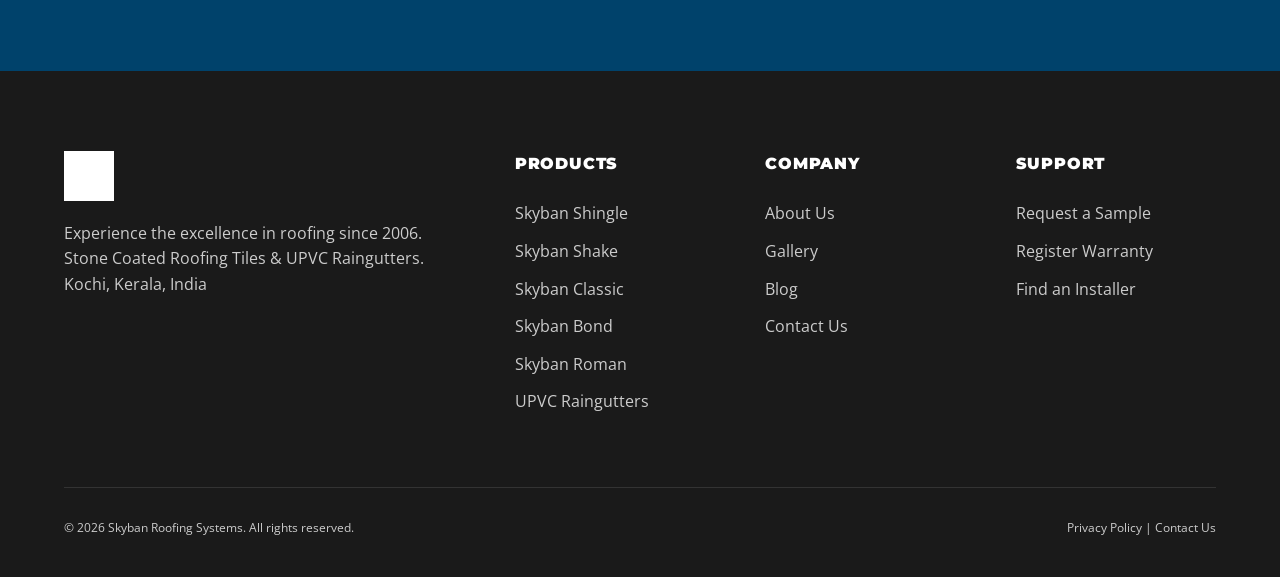
<file: stone-coated-tiles.html>
<!DOCTYPE html>
<html lang="en">
<head>
    <meta charset="UTF-8">
    <meta name="viewport" content="width=device-width, initial-scale=1.0">
    <title>Stone Coated Metal Roofing Tiles | Skyban Roofing</title>
    <link rel="stylesheet" href="css/style.css">
    <style>
        .product-grid {
            display: grid;
            grid-template-columns: repeat(auto-fit, minmax(300px, 1fr));
            gap: 40px;
            padding: 100px 5%;
        }
        .product-card {
            background: var(--white);
            border-radius: 10px;
            overflow: hidden;
            box-shadow: 0 10px 30px rgba(0,0,0,0.05);
            transition: var(--transition);
        }
        .product-card:hover { transform: translateY(-10px); }
        .product-img {
            height: 250px;
            background: var(--gray-light);
            display: flex;
            align-items: center;
            justify-content: center;
            font-size: 24px;
            font-weight: 900;
            color: #999;
        }
        .product-info { padding: 30px; }
        .product-info h3 { margin-bottom: 15px; }
    </style>
</head>
<body>
    <header>
        <nav class="nav-container">
            <a href="index.html" class="logo">
                <img src="assets/logo.jpg" alt="Skyban Roofing Systems">
            </a>

            <div class="nav-right">
                <div class="top-nav-utils">
                    <a href="blog.html">Blog</a>
                    <a href="gallery.html">Gallery</a>
                    <a href="contact.html">For Professionals</a>
                    <a href="contact.html">Find Installer</a>
                    <a href="tel:+919072512777">(907) 251-2777</a>
                </div>

                <div class="main-nav-row">
                    <div class="main-nav">
                        <ul>
                            <li><a href="stone-coated-tiles.html" class="nav-link active">METAL TILE ROOFING</a></li>
                            <li><a href="shingle.html" class="nav-link">METAL SHINGLE ROOFING</a></li>
                            <li><a href="shake.html" class="nav-link">METAL SHAKE ROOFING</a></li>
                        </ul>
                    </div>

                    <div class="nav-utilities">
                        <div class="quick-links-dropdown">
                            QUICK LINKS ▾
                        </div>
                        <a href="request-sample.html" class="cta-button">REQUEST SAMPLE</a>
                    </div>

                    <!-- Hamburger Button -->
                    <button class="hamburger" aria-label="Menu">
                        <span></span>
                        <span></span>
                        <span></span>
                    </button>
                </div>
            </div>
        </nav>
    </header>

    <!-- Mobile Menu Overlay -->
    <div class="mobile-menu">
        <div class="mobile-menu-content">
            <ul class="mobile-nav-links">
                <li><a href="index.html">Home</a></li>
                <li><a href="stone-coated-tiles.html">Metal Tile Roofing</a></li>
                <li><a href="shingle.html">Metal Shingle Roofing</a></li>
                <li><a href="shake.html">Metal Shake Roofing</a></li>
                <li><a href="gallery.html">Gallery</a></li>
                <li><a href="blog.html">Blog</a></li>
                <li><a href="contact.html">Contact Us</a></li>
            </ul>
            <div class="mobile-menu-footer">
                <a href="tel:+919072512777" class="mobile-contact-link">📞 (907) 251-2777</a>
                <a href="request-sample.html" class="cta-button">REQUEST SAMPLE</a>
            </div>
        </div>
    </div>


    <section class="product-hero" style="position: relative; padding: 160px 5%; text-align: center; background: linear-gradient(rgba(0,0,0,0.5), rgba(0,0,0,0.5)), url('assets/bond-hero.png'); background-size: cover; background-position: center; color: white;">
        <div style="max-width: 1000px; margin: 0 auto;">
            <span class="slide-label" style="color: var(--primary-light); font-weight: 700; text-transform: uppercase; letter-spacing: 2px; display: block; margin-bottom: 15px;">PREMIUM PROTECTION</span>
            <h1 style="font-size: clamp(40px, 8vw, 72px); font-weight: 900; letter-spacing: 2px; margin-bottom: 25px; line-height: 1.1;">STONE COATED METAL TILES</h1>
            <p style="font-size: clamp(18px, 2vw, 22px); max-width: 800px; margin: 0 auto 40px; opacity: 0.9; line-height: 1.6;">The ultimate combination of style and strength. Engineered to withstand Kerala's extreme monsoons and intense heat while providing timeless architectural beauty.</p>
            <a href="#profiles" class="cta-button" style="padding: 15px 40px; font-size: 14px;">EXPLORE PROFILES</a>
        </div>
    </section>

    <section id="profiles" style="padding: 100px 5%;">
        <div style="text-align: center; margin-bottom: 60px;">
            <h2 style="font-size: 36px; color: #003358;">OUR ROOFING PROFILES</h2>
            <p style="color: #666; max-width: 600px; margin: 20px auto;">Choose from our curated collection of architectural profiles designed to complement any home style.</p>
        </div>
        
        <div class="product-grid" style="padding: 0;">
            <div class="product-card">
                <div class="product-img" style="background: url('assets/shingle-hero.png'); background-size: cover;"></div>
                <div class="product-info">
                    <h3>SKYBAN SHINGLE</h3>
                    <p>Deep shadow-line stone-coated tile for a modern, textured look. Replicates asphalt shingles with steel durability.</p>
                    <a href="shingle.html" class="nav-link" style="margin-top: 20px; display: inline-block;">VIEW PRODUCT →</a>
                </div>
            </div>
            <div class="product-card">
                <div class="product-img" style="background: url('assets/shake-hero.png'); background-size: cover;"></div>
                <div class="product-info">
                    <h3>SKYBAN SHAKE</h3>
                    <p>The rustic charm of traditional wood shakes with lifetime strength and fire resistance.</p>
                    <a href="shake.html" class="nav-link" style="margin-top: 20px; display: inline-block;">VIEW PRODUCT →</a>
                </div>
            </div>
            <div class="product-card">
                <div class="product-img" style="background: url('assets/classic-hero.png'); background-size: cover;"></div>
                <div class="product-info">
                    <h3>SKYBAN CLASSIC</h3>
                    <p>Timeless flat-profile tile that complements any architecture from traditional to contemporary.</p>
                    <a href="classic.html" class="nav-link" style="margin-top: 20px; display: inline-block;">VIEW PRODUCT →</a>
                </div>
            </div>
            <div class="product-card">
                <div class="product-img" style="background: url('assets/bond-hero.png'); background-size: cover;"></div>
                <div class="product-info">
                    <h3>SKYBAN BOND</h3>
                    <p>Interlocking tile profile ideal for extreme rainfall regions, providing maximum water tightness.</p>
                    <a href="bond.html" class="nav-link" style="margin-top: 20px; display: inline-block;">VIEW PRODUCT →</a>
                </div>
            </div>
            <div class="product-card">
                <div class="product-img" style="background: url('assets/roman-hero.png'); background-size: cover;"></div>
                <div class="product-info">
                    <h3>SKYBAN ROMAN</h3>
                    <p>Scalloped Mediterranean profile that adds depth and character to your roofline.</p>
                    <a href="roman.html" class="nav-link" style="margin-top: 20px; display: inline-block;">VIEW PRODUCT →</a>
                </div>
            </div>
        </div>
    </section>

    <section class="benefits-grid">
        <div class="benefit-item">
            <span class="benefit-icon">🛡️</span>
            <h3>LIFETIME DURABILITY</h3>
            <p>Corrosion-resistant steel core with advanced stone coating ensures your roof lasts for decades.</p>
        </div>
        <div class="benefit-item">
            <span class="benefit-icon">☀️</span>
            <h3>HEAT REFLECTIVE</h3>
            <p>Our stone granules reflect solar radiation, keeping your home cooler and reducing energy costs.</p>
        </div>
        <div class="benefit-item">
            <span class="benefit-icon">🌧️</span>
            <h3>STORM PROOF</h3>
            <p>Rated for 180km/h winds and heavy monsoon rains. Interlocking panels prevent leaks.</p>
        </div>
        <div class="benefit-item">
            <span class="benefit-icon">⚖️</span>
            <h3>LIGHTWEIGHT</h3>
            <p>7x lighter than clay tiles, reducing the structural load on your home and saving installation costs.</p>
        </div>
    </section>

    <div class="sample-banner">
        <div>
            <h2>WANT TO SEE THE QUALITY FIRSTHAND?</h2>
            <p>Request a complimentary sample pack and feel the Skyban difference.</p>
        </div>
        <a href="request-sample.html" class="cta-button">REQUEST SAMPLES</a>
    </div>

    <footer>
        <div class="footer-grid">
            <div class="footer-col">
                <div class="logo">
                    <img src="assets/logo.jpg" alt="Skyban Roofing Systems" style="height: 50px; filter: brightness(0) invert(1);">
                </div>
                <p style="margin-top: 20px;">Experience the excellence in roofing since 2006. Stone Coated Roofing Tiles & UPVC Raingutters.</p>
                <p>Kochi, Kerala, India</p>
            </div>
            <div class="footer-col">
                <h4>PRODUCTS</h4>
                <ul>
                    <li><a href="shingle.html">Skyban Shingle</a></li>
                    <li><a href="shake.html">Skyban Shake</a></li>
                    <li><a href="classic.html">Skyban Classic</a></li>
                    <li><a href="bond.html">Skyban Bond</a></li>
                    <li><a href="roman.html">Skyban Roman</a></li>
                    <li><a href="upvc-raingutters.html">UPVC Raingutters</a></li>
                </ul>
            </div>
            <div class="footer-col">
                <h4>COMPANY</h4>
                <ul>
                    <li><a href="about.html">About Us</a></li>
                    <li><a href="gallery.html">Gallery</a></li>
                    <li><a href="blog.html">Blog</a></li>
                    <li><a href="contact.html">Contact Us</a></li>
                </ul>
            </div>
            <div class="footer-col">
                <h4>SUPPORT</h4>
                <ul>
                    <li><a href="request-sample.html">Request a Sample</a></li>
                    <li><a href="warranty.html">Register Warranty</a></li>
                    <li><a href="contact.html">Find an Installer</a></li>
                </ul>
            </div>
        </div>
        <div class="footer-bottom">
            <p>© 2026 Skyban Roofing Systems. All rights reserved.</p>
            <div class="footer-links">
                <a href="#">Privacy Policy</a> | <a href="contact.html">Contact Us</a>
            </div>
        </div>
    </footer>
</body>
</html>
</file>
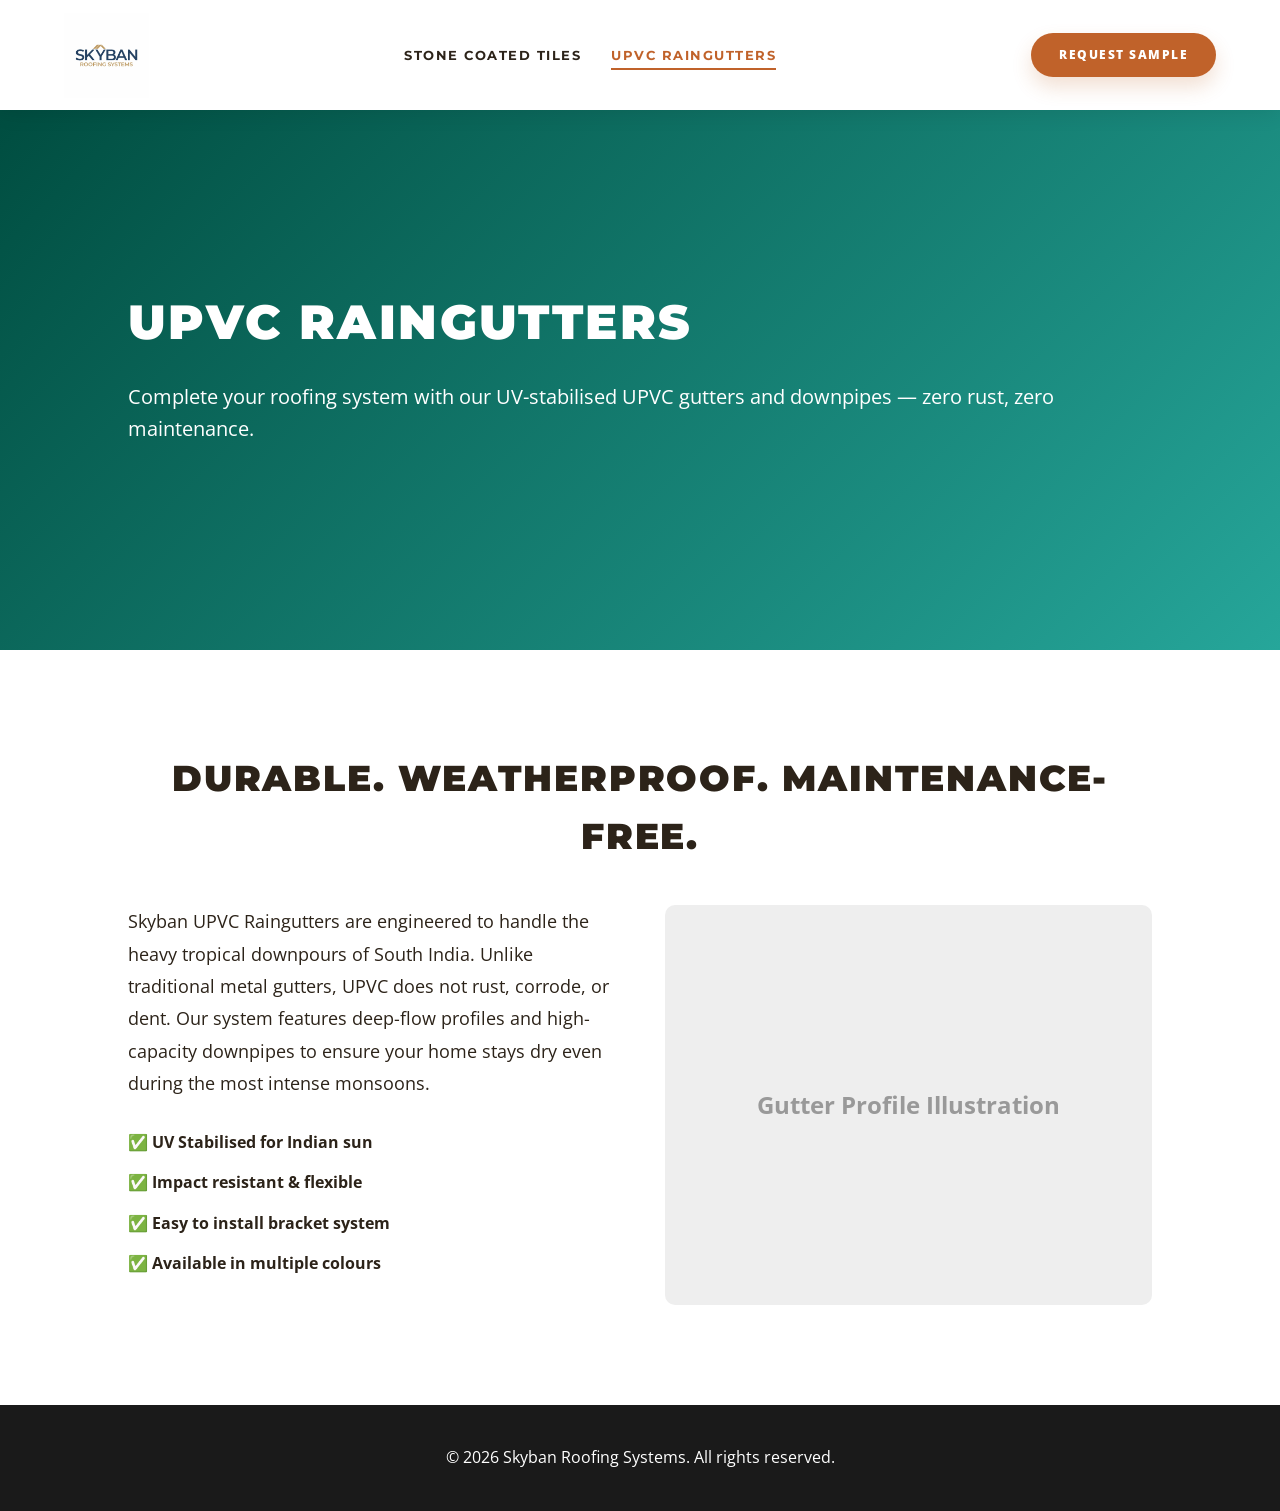
<file: upvc-raingutters.html>
<!DOCTYPE html>
<html lang="en">
<head>
    <meta charset="UTF-8">
    <meta name="viewport" content="width=device-width, initial-scale=1.0">
    <title>UPVC Raingutters | Skyban Roofing Systems</title>
    <link rel="stylesheet" href="css/style.css">
</head>
<body>
    <header>
        <nav class="nav-container">
            <a href="index.html" class="logo">
                <img src="assets/logo.jpg" alt="Skyban Roofing Systems" style="height: 85px;">
            </a>
            <div class="main-nav">
                <ul>
                    <li><a href="stone-coated-tiles.html" class="nav-link">STONE COATED TILES</a></li>
                    <li><a href="upvc-raingutters.html" class="nav-link active">UPVC RAINGUTTERS</a></li>
                </ul>
            </div>
            <a href="request-sample.html" class="cta-button">REQUEST SAMPLE</a>
        </nav>
    </header>

    <section class="product-hero" style="background: linear-gradient(135deg, #004d40, #26a69a); height: 60vh; display: flex; align-items: center; padding: 0 10%; color: white;">
        <div class="hero-content">
            <span class="slide-label">RAINGUTTER SYSTEMS</span>
            <h1 style="font-size: 48px;">UPVC RAINGUTTERS</h1>
            <p style="font-size: 20px; margin: 20px 0;">Complete your roofing system with our UV-stabilised UPVC gutters and downpipes — zero rust, zero maintenance.</p>
            <div class="slide-btns">
                <a href="contact.html" class="cta-button">GET A QUOTE</a>
            </div>
        </div>
    </section>

    <section style="padding: 100px 10%;">
        <h2 style="font-size: 36px; margin-bottom: 40px; text-align: center;">DURABLE. WEATHERPROOF. MAINTENANCE-FREE.</h2>
        <div style="display: grid; grid-template-columns: 1fr 1fr; gap: 50px;">
            <div>
                <p style="font-size: 18px; line-height: 1.8;">
                    Skyban UPVC Raingutters are engineered to handle the heavy tropical downpours of South India. 
                    Unlike traditional metal gutters, UPVC does not rust, corrode, or dent. 
                    Our system features deep-flow profiles and high-capacity downpipes to ensure your home stays dry even during the most intense monsoons.
                </p>
                <ul style="margin-top: 30px; font-weight: 700;">
                    <li style="margin-bottom: 15px;">✅ UV Stabilised for Indian sun</li>
                    <li style="margin-bottom: 15px;">✅ Impact resistant & flexible</li>
                    <li style="margin-bottom: 15px;">✅ Easy to install bracket system</li>
                    <li style="margin-bottom: 15px;">✅ Available in multiple colours</li>
                </ul>
            </div>
            <div style="background: #eee; border-radius: 10px; display: flex; align-items: center; justify-content: center; height: 400px;">
                <span style="font-size: 24px; font-weight: 700; color: #999;">Gutter Profile Illustration</span>
            </div>
        </div>
    </section>

    <footer style="background: #1a1a1a; color: white; padding: 40px 5%; text-align: center;">
        <p>© 2026 Skyban Roofing Systems. All rights reserved.</p>
    </footer>
    <script src="js/main.js"></script>
</body>
</html>
</file>
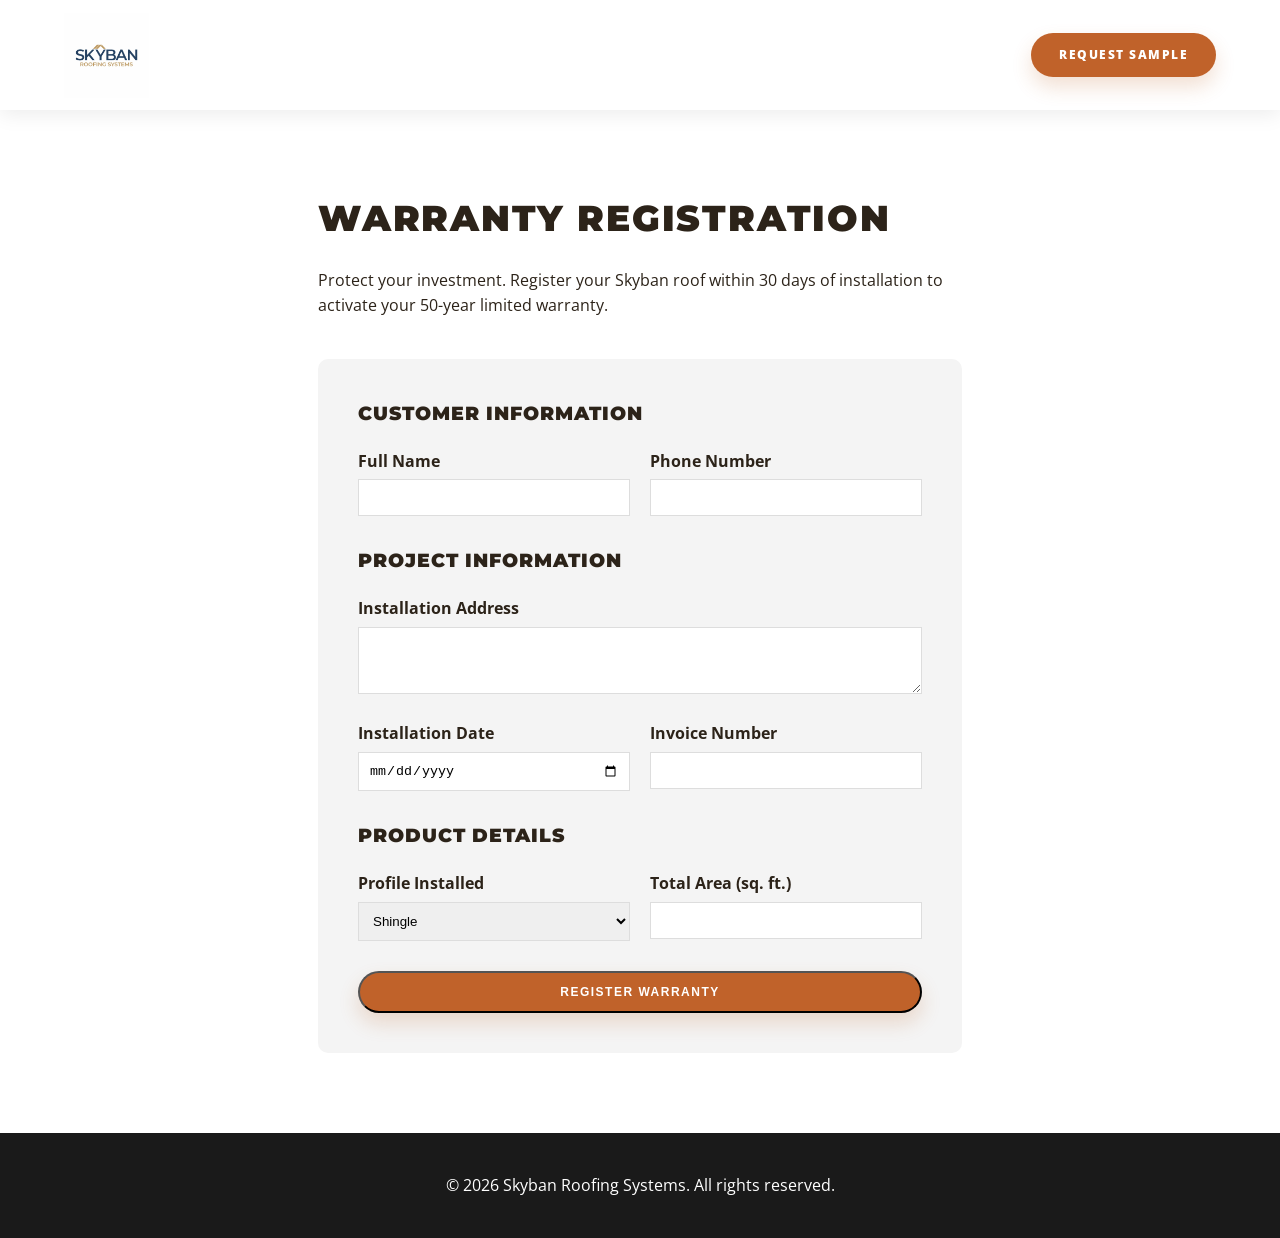
<file: warranty.html>
<!DOCTYPE html>
<html lang="en">
<head>
    <meta charset="UTF-8">
    <meta name="viewport" content="width=device-width, initial-scale=1.0">
    <title>Warranty Registration | Skyban Roofing Systems</title>
    <link rel="stylesheet" href="css/style.css">
</head>
<body>
    <header>
        <nav class="nav-container">
            <a href="index.html" class="logo">
                <img src="assets/logo.jpg" alt="Skyban Roofing Systems" style="height: 85px;">
            </a>
            <a href="request-sample.html" class="cta-button">REQUEST SAMPLE</a>
        </nav>
    </header>

    <section style="padding: 80px 10%; max-width: 900px; margin: 0 auto;">
        <h1 style="font-size: 36px; margin-bottom: 20px;">WARRANTY REGISTRATION</h1>
        <p style="margin-bottom: 40px;">Protect your investment. Register your Skyban roof within 30 days of installation to activate your 50-year limited warranty.</p>
        
        <form action="#" style="background: var(--gray-light); padding: 40px; border-radius: 10px;">
            <h3 style="margin-bottom: 20px;">CUSTOMER INFORMATION</h3>
            <div style="display: grid; grid-template-columns: 1fr 1fr; gap: 20px; margin-bottom: 20px;">
                <div>
                    <label style="display: block; margin-bottom: 5px; font-weight: 700;">Full Name</label>
                    <input type="text" style="width: 100%; padding: 10px; border: 1px solid #ddd;">
                </div>
                <div>
                    <label style="display: block; margin-bottom: 5px; font-weight: 700;">Phone Number</label>
                    <input type="tel" style="width: 100%; padding: 10px; border: 1px solid #ddd;">
                </div>
            </div>
            
            <h3 style="margin: 30px 0 20px;">PROJECT INFORMATION</h3>
            <div style="margin-bottom: 20px;">
                <label style="display: block; margin-bottom: 5px; font-weight: 700;">Installation Address</label>
                <textarea rows="3" style="width: 100%; padding: 10px; border: 1px solid #ddd;"></textarea>
            </div>
            <div style="display: grid; grid-template-columns: 1fr 1fr; gap: 20px; margin-bottom: 20px;">
                <div>
                    <label style="display: block; margin-bottom: 5px; font-weight: 700;">Installation Date</label>
                    <input type="date" style="width: 100%; padding: 10px; border: 1px solid #ddd;">
                </div>
                <div>
                    <label style="display: block; margin-bottom: 5px; font-weight: 700;">Invoice Number</label>
                    <input type="text" style="width: 100%; padding: 10px; border: 1px solid #ddd;">
                </div>
            </div>
            
            <h3 style="margin: 30px 0 20px;">PRODUCT DETAILS</h3>
            <div style="display: grid; grid-template-columns: 1fr 1fr; gap: 20px; margin-bottom: 30px;">
                <div>
                    <label style="display: block; margin-bottom: 5px; font-weight: 700;">Profile Installed</label>
                    <select style="width: 100%; padding: 10px; border: 1px solid #ddd;">
                        <option>Shingle</option>
                        <option>Shake</option>
                        <option>Classic</option>
                        <option>Bond</option>
                        <option>Roman</option>
                    </select>
                </div>
                <div>
                    <label style="display: block; margin-bottom: 5px; font-weight: 700;">Total Area (sq. ft.)</label>
                    <input type="number" style="width: 100%; padding: 10px; border: 1px solid #ddd;">
                </div>
            </div>
            
            <button type="submit" class="cta-button" style="width: 100%;">REGISTER WARRANTY</button>
        </form>
    </section>

    <footer style="background: #1a1a1a; color: white; padding: 40px 5%; text-align: center;">
        <p>© 2026 Skyban Roofing Systems. All rights reserved.</p>
    </footer>
</body>
</html>
</file>
<file: css/style.css>
@import url('https://fonts.googleapis.com/css2?family=Montserrat:wght@700;900&family=Open+Sans:wght@400;600&display=swap');

:root {
    --primary: #C0622A;
    --primary-dark: #8B3A14;
    --primary-light: #E8835A;
    --charcoal: #1A1A1A;
    --warm-white: #FAF8F5;
    --white: #FFFFFF;
    --text: #2C2319;
    --text-muted: #7A6E65;
    --gray-light: #F4F4F4;
    --transition: all 0.3s ease;

    /* Layer Colors */
    --color-overglaze: #8B6914;
    --color-stone: #C4A35A;
    --color-basecoat: #B85C38;
    --color-primer: #E8E8E8;
    --color-alloy: #D1D1D1;
    --color-steel: #4A4A4A;
}

* {
    margin: 0;
    padding: 0;
    box-sizing: border-box;
}

html {
    scroll-behavior: smooth;
}

body {
    font-family: 'Open Sans', sans-serif;
    color: var(--text);
    line-height: 1.6;
    background-color: var(--white);
    overflow-x: hidden;
    padding-top: 110px; /* Offset for fixed header */
}

h1, h2, h3, h4, h5, h6 {
    font-family: 'Montserrat', sans-serif;
    font-weight: 900;
    text-transform: uppercase;
    letter-spacing: 0.05em;
}

a {
    text-decoration: none;
    color: inherit;
    transition: var(--transition);
}

ul {
    list-style: none;
}

img {
    max-width: 100%;
    display: block;
}

/* --- TOP UTILITY BAR --- */
.top-bar {
    background-color: var(--charcoal);
    color: #999;
    font-size: 12px;
    padding: 10px 5%;
    display: flex;
    justify-content: space-between;
    align-items: center;
    letter-spacing: 0.1em;
}

.top-bar-left span {
    margin-right: 20px;
}

.top-bar-right a {
    margin-left: 15px;
    color: #999;
}

.top-bar-right a:hover {
    color: var(--white);
}

/* --- MAIN NAVIGATION --- */
header {
    background: rgba(255, 255, 255, 0.95);
    backdrop-filter: blur(10px);
    -webkit-backdrop-filter: blur(10px);
    position: fixed;
    top: 0;
    left: 0;
    z-index: 1000;
    box-shadow: 0 4px 20px rgba(0,0,0,0.08);
    transition: all 0.4s cubic-bezier(0.165, 0.84, 0.44, 1);
    width: 100%;
}

.nav-container {
    display: flex;
    justify-content: space-between;
    align-items: center;
    padding: 0 5%;
    max-width: 1600px;
    margin: 0 auto;
    height: 110px;
    transition: all 0.4s ease;
}

header.scrolled .nav-container {
    height: 85px;
}

.logo {
    display: flex;
    align-items: center;
    text-decoration: none;
}

.logo img {
    height: 75px;
    width: auto;
    transition: all 0.4s ease;
}

header.scrolled .logo img {
    height: 60px;
}

/* Right Side Navigation Content */
.nav-right {
    display: flex;
    flex-direction: column;
    align-items: flex-end;
    gap: 12px;
}

/* Top Utility Bar (Small Links) */
.top-nav-utils {
    display: flex;
    gap: 25px;
}

.top-nav-utils a {
    font-size: 11px;
    font-weight: 700;
    text-transform: uppercase;
    color: var(--text-muted);
    letter-spacing: 1px;
    transition: color 0.3s ease;
}

.top-nav-utils a:hover {
    color: var(--primary);
}

/* Main Navigation Row */
.main-nav-row {
    display: flex;
    align-items: center;
    gap: 40px;
}

.main-nav ul {
    display: flex;
    gap: 30px;
}

.nav-link {
    font-family: 'Montserrat', sans-serif;
    font-weight: 700;
    font-size: 13px;
    text-transform: uppercase;
    letter-spacing: 1.5px;
    color: var(--text);
    position: relative;
    padding: 5px 0;
}

.nav-link::after {
    content: '';
    position: absolute;
    bottom: -2px;
    left: 0;
    width: 0;
    height: 2px;
    background: var(--primary);
    transition: all 0.3s ease;
}

.nav-link:hover::after, .nav-link.active::after {
    width: 100%;
}

.nav-link:hover, .nav-link.active {
    color: var(--primary);
}

/* Nav Utilities (Quick Links & CTA) */
.nav-utilities {
    display: flex;
    align-items: center;
    gap: 25px;
}

.quick-links-dropdown {
    font-size: 13px;
    font-weight: 800;
    color: var(--text);
    cursor: pointer;
    text-transform: uppercase;
    letter-spacing: 1px;
    display: flex;
    align-items: center;
    gap: 5px;
}

.cta-button {
    display: inline-block;
    background: var(--primary);
    color: white;
    padding: 12px 28px;
    font-size: 12px;
    font-weight: 900;
    letter-spacing: 1.5px;
    border-radius: 50px;
    box-shadow: 0 10px 20px rgba(192, 98, 42, 0.2);
    transition: all 0.3s ease;
}

.cta-button:hover {
    background: var(--primary-dark);
    color: white;
    transform: translateY(-2px);
    box-shadow: 0 15px 25px rgba(192, 98, 42, 0.3);
}

/* Responsive Logic */
@media (max-width: 1100px) {
    .main-nav-row { gap: 20px; }
    .main-nav ul { gap: 15px; }
    .nav-link { font-size: 11px; letter-spacing: 1px; }
}

@media (max-width: 960px) {
    .top-nav-utils, .main-nav, .quick-links-dropdown { display: none; }
    .nav-container { height: 80px; }
    .logo img { height: 55px; }
    .hamburger { display: flex; }
    .nav-utilities { gap: 15px; }
    .nav-utilities .cta-button { padding: 10px 20px; font-size: 10px; }
}

/* Removed scroll-snap-align to allow natural scrolling */

/* --- PRODUCT SHOWCASE (DECRA STYLE) --- */
.product-showcase {
    display: block;
}

.product-slide {
    height: 100vh;
    width: 100%;
    position: relative;
    display: flex;
    align-items: center;
    justify-content: center;
    text-align: center;
    color: var(--white);
    overflow: hidden;
}

.product-slide-bg {
    position: absolute;
    top: 0;
    left: 0;
    width: 100%;
    height: 100%;
    background-size: cover;
    background-position: center;
    z-index: -2;
    transition: transform 0.8s ease-out;
}

.product-slide:hover .product-slide-bg {
    transform: scale(1.05);
}

.product-slide-overlay {
    position: absolute;
    top: 0;
    left: 0;
    width: 100%;
    height: 100%;
    background: rgba(0, 0, 0, 0.3);
    z-index: -1;
}

.product-slide-content {
    max-width: 1000px;
    padding: 0 20px;
    z-index: 10;
}

.product-slide-title {
    font-size: clamp(32px, 5vw, 64px);
    font-weight: 800;
    line-height: 1.1;
    margin-bottom: 15px;
    text-transform: uppercase;
    letter-spacing: 4px;
    text-shadow: 0 2px 15px rgba(0,0,0,0.4);
}

.product-slide-tagline {
    font-size: clamp(14px, 1.5vw, 20px);
    font-weight: 400;
    margin-bottom: 45px;
    opacity: 1;
    text-shadow: 0 1px 8px rgba(0,0,0,0.4);
    max-width: 800px;
    margin-left: auto;
    margin-right: auto;
}

.product-slide-btns {
    display: flex;
    gap: 20px;
    justify-content: center;
    flex-wrap: wrap;
}

.btn-design-roof {
    background: #00426b !important;
    border-radius: 0 !important;
    padding: 15px 50px !important;
    font-size: 18px !important;
    font-weight: 600 !important;
    text-transform: none !important;
    min-width: 260px;
}

.btn-request-sample-gold {
    background: #b08d3e !important;
    border-radius: 0 !important;
    padding: 15px 50px !important;
    font-size: 18px !important;
    font-weight: 600 !important;
    text-transform: none !important;
    min-width: 260px;
}

.product-slide .scroll-indicator {
    position: absolute;
    bottom: 40px;
    left: 50%;
    transform: translateX(-50%);
    color: white;
    font-weight: 700;
    font-size: 12px;
    text-transform: uppercase;
    letter-spacing: 2px;
    opacity: 0.8;
}

.product-slide .scroll-indicator svg {
    width: 30px;
    height: 30px;
    display: block;
    margin: 10px auto 0;
    animation: bounce 2s infinite;
}

/* --- HERO SLIDER --- */
.hero {
    height: 100vh;
    position: relative;
    overflow: hidden;
}

.slide {
    position: absolute;
    top: 0;
    left: 0;
    width: 100%;
    height: 100%;
    opacity: 0;
    transition: opacity 1s ease-in-out;
    display: flex;
    align-items: center;
    justify-content: flex-start;
    padding: 0 10%;
}

.slide.active {
    opacity: 1;
    z-index: 10;
}

.slide-bg {
    position: absolute;
    top: 0;
    left: 0;
    width: 100%;
    height: 100%;
    z-index: -1;
    background-size: cover;
    background-position: center;
    transform: scale(1);
}

.slide.active .slide-bg {
    animation: kenBurns 10s infinite alternate;
}

@keyframes kenBurns {
    from { transform: scale(1); }
    to { transform: scale(1.1); }
}

.slide-overlay {
    position: absolute;
    top: 0;
    left: 0;
    width: 100%;
    height: 100%;
    background: linear-gradient(to right, rgba(0,0,0,0.8) 0%, rgba(0,0,0,0.2) 100%);
    z-index: 0;
}

.slide-content {
    position: relative;
    z-index: 2;
    color: var(--white);
    max-width: 700px;
}

.slide-label {
    font-size: 14px;
    font-weight: 700;
    color: var(--primary-light);
    margin-bottom: 10px;
    display: block;
    transform: translateY(20px);
    opacity: 0;
}

.slide-title {
    font-size: 60px;
    margin-bottom: 20px;
    line-height: 1.1;
    transform: translateY(20px);
    opacity: 0;
}

.slide-tagline {
    font-size: 18px;
    margin-bottom: 30px;
    transform: translateY(20px);
    opacity: 0;
}

.slide-btns {
    display: flex;
    gap: 15px;
    transform: translateY(20px);
    opacity: 0;
}

.slide.active .slide-label { animation: fadeInUp 0.5s forwards 0.2s; }
.slide.active .slide-title { animation: fadeInUp 0.5s forwards 0.4s; }
.slide.active .slide-tagline { animation: fadeInUp 0.5s forwards 0.6s; }
.slide.active .slide-btns { animation: fadeInUp 0.5s forwards 0.8s; }

@keyframes fadeInUp {
    to { transform: translateY(0); opacity: 1; }
}

.btn-secondary {
    background: transparent;
    border: 2px solid var(--white);
    color: var(--white);
    padding: 12px 25px;
    font-weight: 700;
}

.btn-secondary:hover {
    background: var(--white);
    color: var(--charcoal);
}

/* --- BRAND INTRODUCTION --- */
.brand-intro {
    background: var(--charcoal);
    color: var(--white);
    padding: 100px 5%;
    display: grid;
    grid-template-columns: 1fr 1fr;
    gap: 80px;
    align-items: center;
    overflow: hidden;
}

.intro-heading {
    font-size: clamp(28px, 4vw, 36px);
    margin-bottom: 30px;
    color: var(--white);
    line-height: 1.2;
}

.intro-text {
    color: #ccc;
    font-size: 18px;
    margin-bottom: 40px;
}

/* --- EXPLOSION COMPONENT (3D WAVY TILES) --- */
.explosion-controls {
    display: flex;
    gap: 10px;
}

.control-btn {
    background: rgba(255,255,255,0.1);
    border: 1px solid rgba(255,255,255,0.2);
    color: var(--white);
    padding: 8px 15px;
    font-size: 11px;
    font-weight: 700;
    text-transform: uppercase;
    cursor: pointer;
    transition: all 0.2s ease;
    border-radius: 4px;
}

.control-btn:hover {
    background: rgba(255,255,255,0.2);
}

.diagram-side {
    position: relative;
    height: 650px;
    display: flex;
    align-items: center;
    justify-content: center;
}

.explosion-wrapper {
    position: relative;
    width: 100%;
    height: 100%;
    display: flex;
    align-items: center;
    justify-content: center;
}

.layers-stack {
    position: relative;
    width: 100%;
    max-width: 380px;
    height: 250px;
    transform: perspective(1500px) rotateX(20deg) rotateY(-15deg) translateY(40px) translateX(-20px);
    transform-style: preserve-3d;
}

.layer {
    position: absolute;
    width: 100%;
    height: 100px;
    left: 0;
    bottom: 0;
    /* Rounded Deep S-Curve (Tile Profile) */
    clip-path: polygon(
        25% 12%, 27% 8%, 30% 4%, 33% 1%, 36% 0%, 39% 1%, 42% 4%, 45% 8%, 47% 12%,
        48.5% 8%, 51.5% 4%, 54.5% 1%, 58% 0%, 61.5% 1%, 64.5% 4%, 67.5% 8%, 69% 12%,
        70.5% 8%, 73.5% 4%, 76.5% 1%, 80% 0%, 83.5% 1%, 86.5% 4%, 89.5% 8%, 91% 12%,
        92.5% 8%, 95.5% 4%, 98.5% 1%, 100% 0%, 100% 12%,
        98.5% 94%, 95.5% 96%, 92.5% 98%, 91% 91%, 89.5% 93%, 86.5% 95%, 83.5% 97%, 80% 98%,
        76.5% 97%, 73.5% 95%, 70.5% 93%, 69% 91%, 67.5% 93%, 64.5% 95%, 61.5% 97%, 58% 98%,
        54.5% 97%, 51.5% 95%, 48.5% 93%, 47% 91%, 45% 93%, 42% 95%, 39% 97%, 36% 98%,
        33% 97%, 30% 95%, 27% 93%, 25% 91%, 22% 93%, 18% 96%, 14% 98%,
        10% 96%, 6% 93%, 3% 91%, 0% 91%, 0% 98%
    );
    transition: transform 0.8s cubic-bezier(0.4, 0, 0.2, 1), 
                filter 0.3s ease, 
                box-shadow 0.3s ease;
    cursor: pointer;
    display: flex;
    align-items: center;
    justify-content: center;
    box-shadow: 0 15px 35px rgba(0,0,0,0.4);
    /* Precisely Aligned Cylindrical Lighting */
    background-image: linear-gradient(90deg, 
        transparent 25%, 
        rgba(0,0,0,0.5) 25%, rgba(255,255,255,0.3) 33%, rgba(255,255,255,0.4) 36%, rgba(255,255,255,0.3) 39%, rgba(0,0,0,0.5) 43.75%,
        rgba(0,0,0,0.5) 43.75%, rgba(255,255,255,0.3) 50%, rgba(255,255,255,0.4) 53%, rgba(255,255,255,0.3) 56%, rgba(0,0,0,0.5) 62.5%,
        rgba(0,0,0,0.5) 62.5%, rgba(255,255,255,0.3) 69%, rgba(255,255,255,0.4) 72%, rgba(255,255,255,0.3) 75%, rgba(0,0,0,0.5) 81.25%,
        rgba(0,0,0,0.5) 81.25%, rgba(255,255,255,0.3) 88%, rgba(255,255,255,0.4) 91%, rgba(255,255,255,0.3) 94%, rgba(0,0,0,0.5) 100%
    );
}

/* Thick Panel Edge */
.layer::before {
    content: '';
    position: absolute;
    bottom: -8px;
    left: 0;
    width: 100%;
    height: 15px;
    background: linear-gradient(to bottom, rgba(0,0,0,0.7), rgba(0,0,0,0.4));
    clip-path: inherit;
    z-index: -1;
}

/* Highlight on the edge */
.layer::after {
    content: '';
    position: absolute;
    top: 0;
    left: 0;
    right: 0;
    bottom: 0;
    background: linear-gradient(135deg, rgba(255,255,255,0.2) 0%, transparent 50%, rgba(0,0,0,0.2) 100%);
    pointer-events: none;
    mix-blend-mode: overlay;
}

.layer:hover {
    filter: brightness(1.2);
    transform: scale(1.05) !important;
    z-index: 100 !important;
}

.layer-1 { background-color: var(--color-overglaze); z-index: 8; 
    background-image: 
        linear-gradient(135deg, rgba(255,255,255,0.3) 0%, transparent 40%),
        linear-gradient(45deg, rgba(255,255,255,0.1) 0%, transparent 20%),
        repeating-linear-gradient(90deg, rgba(0,0,0,0.1) 0%, rgba(0,0,0,0) 6%, rgba(255,255,255,0.05) 12%);
}
.layer-2 { background-color: var(--color-stone); z-index: 7; 
    background-image: 
        url("data:image/svg+xml,%3Csvg viewBox='0 0 512 512' xmlns='http://www.w3.org/2000/svg'%3E%3Cfilter id='noiseFilter'%3E%3CfeTurbulence type='fractalNoise' baseFrequency='0.8' numOctaves='4' stitchTiles='stitch'/%3E%3CfeColorMatrix type='saturate' values='0'/%3E%3C/filter%3E%3Crect width='100%25' height='100%25' filter='url(%23noiseFilter)'/%3E%3C/svg%3E"),
        repeating-linear-gradient(90deg, rgba(0,0,0,0.2) 0%, rgba(0,0,0,0) 6%, rgba(255,255,255,0.1) 12%);
    background-blend-mode: overlay;
    background-size: 256px 256px, 100% 100%;
}
.layer-3 { background-color: var(--color-basecoat); z-index: 6; }
.layer-4 { background-color: var(--color-primer); z-index: 5; }
.layer-5 { background-color: var(--color-alloy); z-index: 4; }
.layer-6 { background: #666; z-index: 3; 
    background-image: 
        linear-gradient(90deg, 
            #444 0%, #888 5%, #bbb 10%, #888 15%, #444 20%,
            #444 25%, #888 30%, #bbb 35%, #888 40%, #444 45%,
            #444 50%, #888 55%, #bbb 60%, #888 65%, #444 70%,
            #444 75%, #888 80%, #bbb 85%, #888 90%, #444 100%
        ),
        linear-gradient(to bottom, rgba(255,255,255,0.2) 0%, transparent 50%, rgba(0,0,0,0.3) 100%);
    background-blend-mode: soft-light;
}
.layer-7 { background-color: var(--color-alloy); z-index: 2; }
.layer-8 { background-color: var(--color-primer); z-index: 1; }

.layer-1 { transition-delay: 0ms; }
.layer-2 { transition-delay: 80ms; }
.layer-3 { transition-delay: 160ms; }
.layer-4 { transition-delay: 240ms; }
.layer-5 { transition-delay: 320ms; }
.layer-6 { transition-delay: 400ms; }
.layer-7 { transition-delay: 480ms; }
.layer-8 { transition-delay: 560ms; }

.exploded .layer-1 { transform: translateY(-420px); }
.exploded .layer-2 { transform: translateY(-360px); }
.exploded .layer-3 { transform: translateY(-300px); }
.exploded .layer-4 { transform: translateY(-240px); }
.exploded .layer-5 { transform: translateY(-180px); }
.exploded .layer-6 { transform: translateY(-120px); }
.exploded .layer-7 { transform: translateY(-60px); }
.exploded .layer-8 { transform: translateY(0); }

.connector-svg {
    position: absolute;
    top: 0;
    left: 0;
    width: 100%;
    height: 100%;
    pointer-events: none;
    z-index: 5;
}

.connector-line {
    fill: none;
    stroke: var(--white);
    stroke-width: 1.5;
    stroke-dasharray: 1000;
    stroke-dashoffset: 1000;
    opacity: 0;
    transition: stroke-dashoffset 1s ease-out, opacity 0.5s ease;
}

.exploded .connector-line {
    stroke-dashoffset: 0;
    opacity: 0.4;
}

.labels-container {
    position: absolute;
    right: -20px;
    top: 0;
    bottom: 0;
    width: 220px;
    display: flex;
    flex-direction: column;
    justify-content: space-between;
    padding: 60px 0;
    pointer-events: none;
}

.label {
    font-size: 13px;
    font-weight: 700;
    color: var(--white);
    opacity: 0;
    transform: translateX(30px);
    transition: all 0.5s ease;
    text-transform: uppercase;
    letter-spacing: 1px;
    text-shadow: 0 2px 4px rgba(0,0,0,0.5);
}

.exploded .label {
    opacity: 0.7;
    transform: translateX(0);
}

.exploded .label-1 { transition-delay: 0.5s; }
.exploded .label-2 { transition-delay: 0.6s; }
.exploded .label-3 { transition-delay: 0.7s; }
.exploded .label-4 { transition-delay: 0.8s; }
.exploded .label-5 { transition-delay: 0.9s; }
.exploded .label-6 { transition-delay: 1.0s; }
.exploded .label-7 { transition-delay: 1.1s; }
.exploded .label-8 { transition-delay: 1.2s; }

.label.highlight {
    opacity: 1 !important;
    color: var(--primary);
    transform: scale(1.1) translateX(10px);
}

/* --- PERFORMANCE PILLARS --- */
.performance {
    padding: 100px 5%;
    text-align: center;
}

.section-heading {
    font-size: 36px;
    margin-bottom: 60px;
}

.pillar-grid {
    display: grid;
    grid-template-columns: repeat(auto-fit, minmax(300px, 1fr));
    gap: 30px;
}

.pillar-card {
    padding: 40px;
    background: var(--white);
    box-shadow: 0 10px 30px rgba(0,0,0,0.05);
    border-radius: 10px;
    transition: var(--transition);
    border-bottom: 5px solid transparent;
}

.pillar-card:hover {
    transform: translateY(-10px);
    border-bottom-color: var(--primary);
}

.pillar-stat {
    font-family: 'Montserrat', sans-serif;
    font-size: 24px;
    color: var(--primary);
    margin: 20px 0;
}

/* --- FOOTER --- */
footer {
    background: var(--charcoal);
    color: #ccc;
    padding: 80px 5% 40px;
}

.footer-grid {
    display: grid;
    grid-template-columns: 2fr 1fr 1fr 1fr;
    gap: 50px;
}

.footer-col h4 {
    color: var(--white);
    margin-bottom: 25px;
    font-size: 16px;
}

.footer-col ul li {
    margin-bottom: 12px;
}

.footer-col ul li a:hover {
    color: var(--primary);
}

.footer-bottom {
    margin-top: 60px;
    padding-top: 30px;
    border-top: 1px solid #333;
    display: flex;
    justify-content: space-between;
    font-size: 12px;
}

/* --- WHATSAPP FAB --- */
.whatsapp-fab {
    position: fixed;
    bottom: 30px;
    right: 30px;
    width: 60px;
    height: 60px;
    background: #25D366;
    border-radius: 50%;
    display: flex;
    align-items: center;
    justify-content: center;
    box-shadow: 0 5px 15px rgba(0,0,0,0.3);
    z-index: 999;
    animation: pulse 2s infinite;
}

@keyframes pulse {
    0% { box-shadow: 0 0 0 0 rgba(37, 211, 102, 0.7); }
    70% { box-shadow: 0 0 0 15px rgba(37, 211, 102, 0); }
    100% { box-shadow: 0 0 0 0 rgba(37, 211, 102, 0); }
}

/* Responsive */
/* --- NEW PRODUCT PAGE UTILITIES --- */
.sample-banner {
    background: #00426b;
    color: white;
    padding: 80px 10%;
    display: flex;
    justify-content: space-between;
    align-items: center;
    gap: 40px;
    margin-top: 50px;
}

.sample-banner h2 {
    font-size: 32px;
    margin-bottom: 10px;
}

.sample-banner p {
    font-size: 18px;
    opacity: 0.9;
}

.sample-banner .cta-button {
    background: #b08d3e;
    min-width: 250px;
    text-align: center;
}

.benefits-grid {
    display: grid;
    grid-template-columns: repeat(auto-fit, minmax(250px, 1fr));
    gap: 40px;
    padding: 100px 10%;
    background: var(--white);
}

.benefit-item {
    text-align: center;
}

.benefit-icon {
    font-size: 48px;
    margin-bottom: 20px;
    display: block;
}

.benefit-item h3 {
    margin-bottom: 15px;
    color: #003358;
}

.specs-section {
    background: var(--gray-light);
    padding: 100px 10%;
}

.specs-container {
    display: grid;
    grid-template-columns: 1fr 1fr;
    gap: 80px;
    align-items: center;
}

/* --- MOBILE NAVIGATION STYLES --- */
.hamburger {
    display: none;
    flex-direction: column;
    justify-content: space-between;
    width: 28px;
    height: 20px;
    background: transparent;
    border: none;
    cursor: pointer;
    padding: 0;
    z-index: 1001;
}

.hamburger span {
    width: 100%;
    height: 3px;
    background-color: var(--charcoal);
    border-radius: 10px;
    transition: all 0.3s cubic-bezier(0.175, 0.885, 0.32, 1.275);
}

.hamburger.is-active span:nth-child(1) { transform: translateY(8.5px) rotate(45deg); }
.hamburger.is-active span:nth-child(2) { opacity: 0; }
.hamburger.is-active span:nth-child(3) { transform: translateY(-8.5px) rotate(-45deg); }

.mobile-menu {
    position: fixed;
    top: 0;
    left: 0;
    width: 100%;
    height: 100vh;
    background: var(--white);
    z-index: 1000;
    display: flex;
    align-items: center;
    justify-content: center;
    transform: translateX(100%);
    transition: transform 0.5s cubic-bezier(0.77, 0.2, 0.05, 1.0);
    padding: 80px 10%;
}

.mobile-menu.active { transform: translateX(0); }

.mobile-menu-content { width: 100%; text-align: center; }

.mobile-nav-links { list-style: none; padding: 0; margin-bottom: 40px; }

.mobile-nav-links li { margin-bottom: 20px; opacity: 0; transform: translateY(20px); transition: all 0.4s ease; }
.mobile-menu.active .mobile-nav-links li { opacity: 1; transform: translateY(0); }

.mobile-nav-links li:nth-child(1) { transition-delay: 0.1s; }
.mobile-nav-links li:nth-child(2) { transition-delay: 0.2s; }
.mobile-nav-links li:nth-child(3) { transition-delay: 0.3s; }
.mobile-nav-links li:nth-child(4) { transition-delay: 0.4s; }
.mobile-nav-links li:nth-child(5) { transition-delay: 0.5s; }
.mobile-nav-links li:nth-child(6) { transition-delay: 0.6s; }
.mobile-nav-links li:nth-child(7) { transition-delay: 0.7s; }

.mobile-nav-links a {
    font-family: 'Montserrat', sans-serif;
    font-size: 22px;
    font-weight: 800;
    text-transform: uppercase;
    color: var(--charcoal);
    letter-spacing: 2px;
    display: block;
    padding: 10px;
}

.mobile-menu-footer {
    display: flex;
    flex-direction: column;
    align-items: center;
    gap: 20px;
    opacity: 0;
    transition: all 0.4s ease 0.8s;
}

.mobile-menu.active .mobile-menu-footer { opacity: 1; }

.mobile-contact-link { font-weight: 700; color: var(--primary); font-size: 18px; }

/* --- COMPREHENSIVE RESPONSIVE OVERRIDES --- */
@media (max-width: 768px) {
    /* Layout */
    body { padding-top: 80px; }
    section { padding: 60px 5% !important; }

    /* Product Showcase */
    .product-slide { height: 80vh; }
    .product-slide-content { padding: 0 15px; }
    .product-slide-title { font-size: 32px; letter-spacing: 2px; }
    .product-slide-btns { gap: 10px; }
    .btn-design-roof, .btn-request-sample-gold { min-width: 100%; padding: 12px 20px !important; font-size: 14px !important; }

    /* Brand Intro & Explosion */
    .brand-intro { 
        grid-template-columns: 1fr; 
        gap: 40px; 
        text-align: center;
        padding-bottom: 120px !important; 
    }
    .intro-heading { font-size: 24px; }
    .intro-text { font-size: 16px; }
    .diagram-side { height: 400px; order: -1; }
    .layers-stack { transform: scale(0.7) perspective(1500px) rotateX(20deg) rotateY(-15deg); }
    .labels-container { right: -40px; width: 150px; }
    .label { font-size: 10px; }

    /* Performance Pillars */
    .pillar-grid { grid-template-columns: 1fr; }
    .section-heading { font-size: 26px; margin-bottom: 40px; }

    /* Resources */
    .resources { grid-template-columns: 1fr; gap: 30px; }
    
    /* Featured Blog */
    .blog-featured-card { grid-template-columns: 1fr; }
    .blog-featured-img { height: 250px; }
    .blog-featured-content { padding: 30px; text-align: center; }

    /* Testimonials */
    .testimonial-card { width: 300px; padding: 25px; }

    /* Footer */
    .footer-grid { grid-template-columns: 1fr; gap: 40px; text-align: center; }
    .footer-col .logo { justify-content: center; }
    .footer-bottom { flex-direction: column; gap: 15px; text-align: center; }

    /* Generic Utilities */
    .sample-banner { flex-direction: column; text-align: center; padding: 50px 5%; }
    .sample-banner h2 { font-size: 24px; }
    .sample-banner .cta-button { min-width: 100%; }
    .benefits-grid { grid-template-columns: 1fr; padding: 60px 5%; }
    .specs-container { grid-template-columns: 1fr; gap: 40px; }
}

@media (max-width: 480px) {
    .product-slide-title { font-size: 28px; }
    .layers-stack { transform: scale(0.6) perspective(1500px) rotateX(20deg) rotateY(-15deg) translateX(-30px); }
    .labels-container { right: -60px; }
}
</file>
